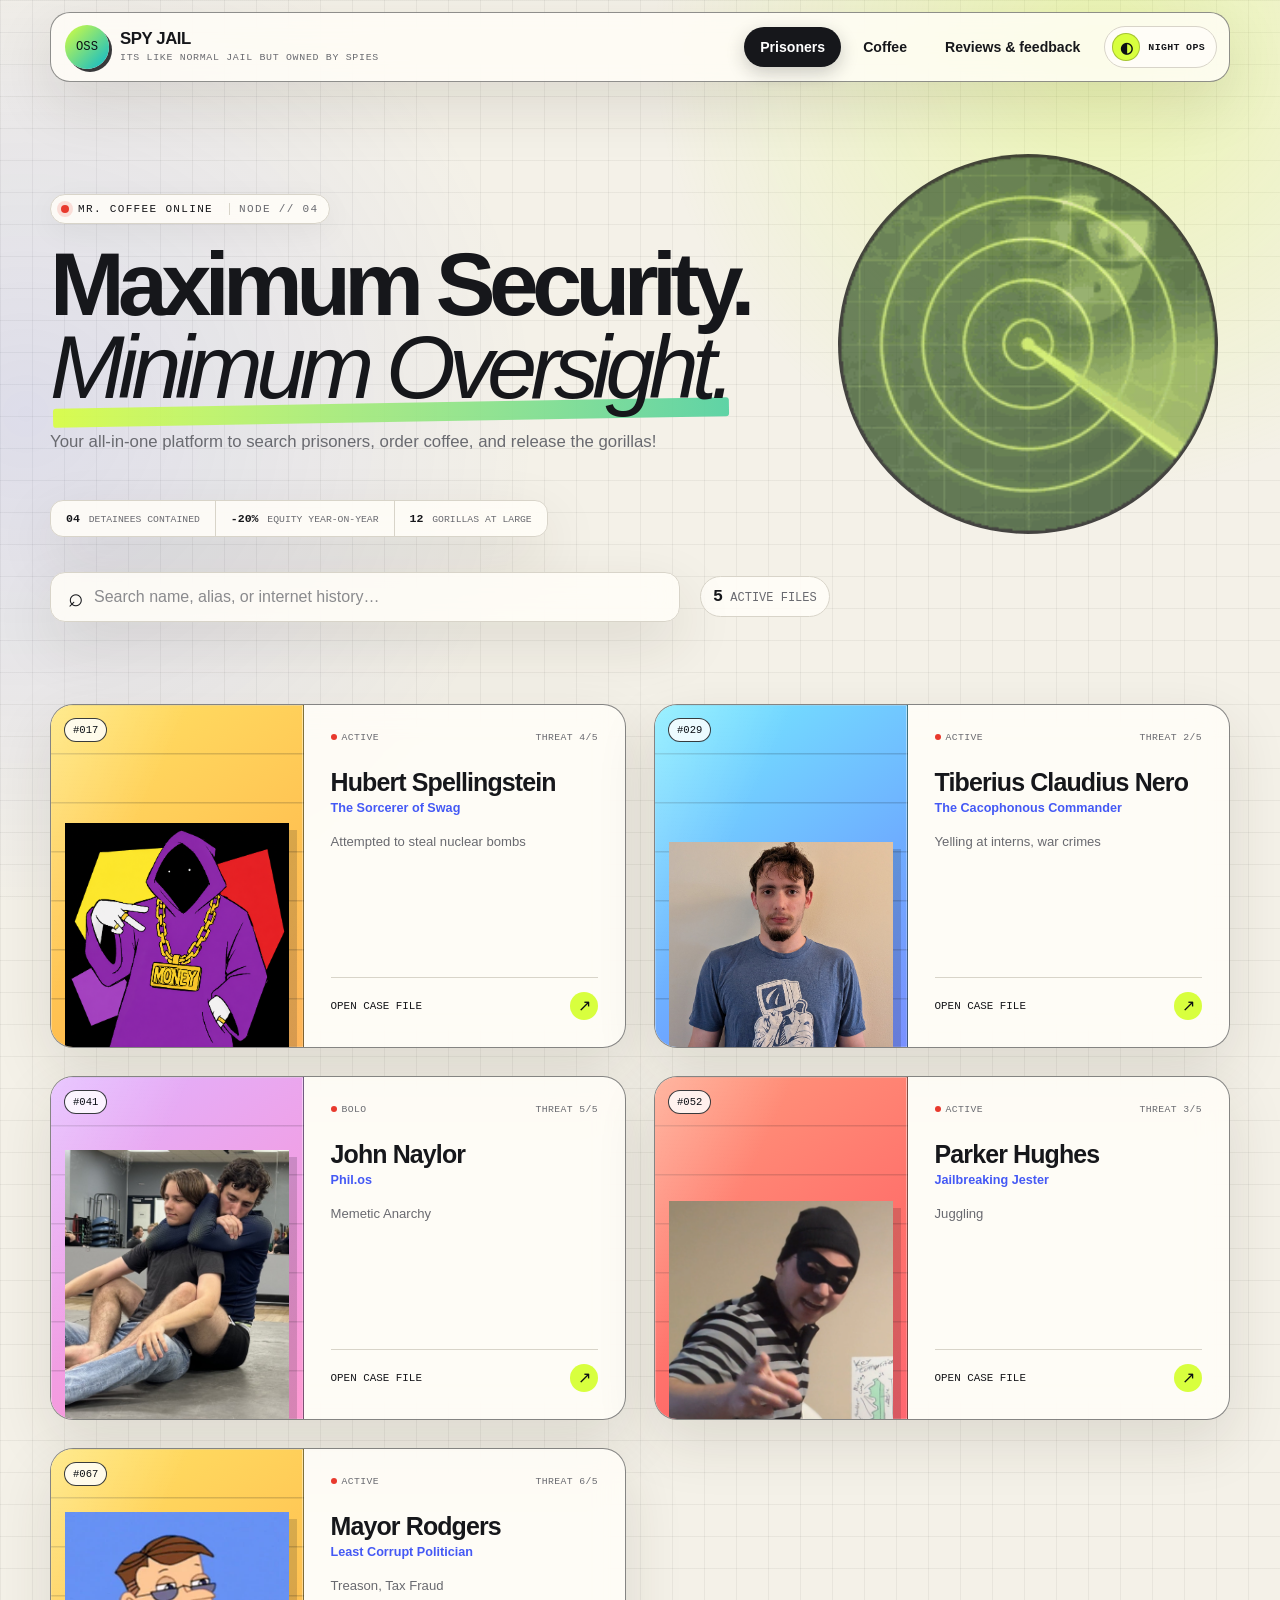
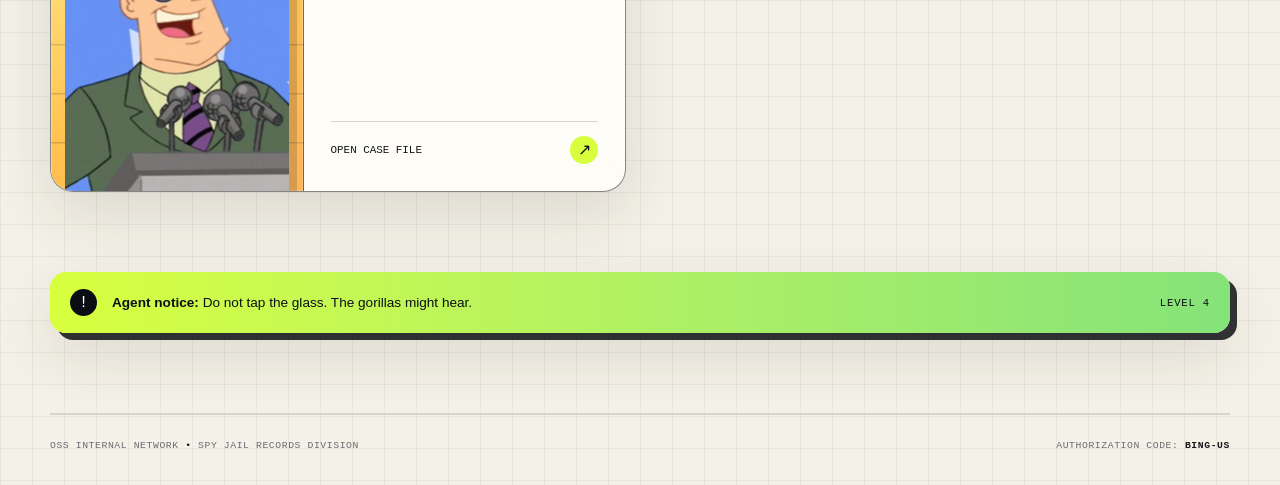
<file: index.html>
<!doctype html>
<html lang="en">
  <head>
    <meta charset="UTF-8" />
    <meta name="viewport" content="width=device-width, initial-scale=1.0" />
    <meta
      name="description"
      content="Browse active OSS Spy Jail detainee files and facility records."
    />
    <meta name="theme-color" content="#090d14" />
    <title>OSS Spy Jail — Prisoner Directory</title>
    <script src="js/theme.js"></script>
    <link rel="stylesheet" href="css/styles.css" />
    <script src="js/prisoners.js" defer></script>
    <script src="js/app.js" defer></script>
  </head>
  <body>
    <a class="skip-link" href="#main-content">Skip to content</a>

    <header class="site-header">
      <a class="brand" href="index.html" aria-label="OSS Spy Jail home">
        <span class="brand-mark" aria-hidden="true">OSS</span>
        <span>
          <strong>Spy Jail</strong>
          <small>Its like normal Jail but owned by spies</small>
        </span>
      </a>

      <div class="header-actions">
        <button class="theme-toggle" type="button" aria-label="Switch color theme">
          <span class="theme-toggle-icon" aria-hidden="true">◐</span>
          <span class="theme-toggle-label">Night Ops</span>
        </button>

        <button class="menu-button" type="button" aria-expanded="false" aria-controls="site-nav">
          <span></span><span></span><span></span>
          <span class="sr-only">Open navigation</span>
        </button>

        <nav id="site-nav" class="site-nav" aria-label="Primary navigation">
          <a class="active" href="index.html">Prisoners</a>
          <a href="coffee.html">Coffee</a>
          <a href="reviews.html">Reviews & feedback</a>
        </nav>
      </div>
    </header>

    <main id="main-content">
      <section class="intro" aria-labelledby="directory-heading">
        <div class="eyebrow"><span class="pulse"></span> Mr. Coffee online <span class="eyebrow-code">NODE // 04</span></div>
        <h1 id="directory-heading">Maximum Security. <em>Minimum Oversight.</em></h1>
        <p>
          Your all-in-one platform to search prisoners, order coffee, and release the gorillas!
        </p>

        <div class="hero-status" aria-label="Facility status">
          <span><strong>04</strong> detainees contained</span>
          <span><strong>-20%</strong> Equity year-on-year</span>
          <span><strong>12</strong> gorillas at large</span>
        </div>

        <div class="directory-tools">
          <label class="search-field" for="prisoner-search">
            <span aria-hidden="true">⌕</span>
            <span class="sr-only">Search prisoners</span>
            <input
              id="prisoner-search"
              type="search"
              placeholder="Search name, alias, or internet history…"
              autocomplete="off"
            />
          </label>
          <p class="record-count" aria-live="polite"><strong id="visible-count">0</strong> active files</p>
        </div>
      </section>

      <section class="directory-section" aria-label="Prisoner directory">
        <div id="prisoner-grid" class="prisoner-grid"></div>
        <div id="empty-state" class="empty-state" hidden>
          <span aria-hidden="true">◌</span>
          <h2>No files match that search.</h2>
          <p>Try a different name, alias, or crime.</p>
        </div>
      </section>

      <section class="notice-strip" aria-label="Security notice">
        <span class="notice-icon" aria-hidden="true">!</span>
        <p><strong>Agent notice:</strong> Do not tap the glass. The gorillas might hear.</p>
        <span class="classification">LEVEL 4</span>
      </section>
    </main>

    <footer class="site-footer">
      <p>OSS INTERNAL NETWORK <span>•</span> Spy Jail Records Division</p>
      <p>Authorization code: <strong>BING-US</strong></p>
    </footer>
  </body>
</html>
</file>
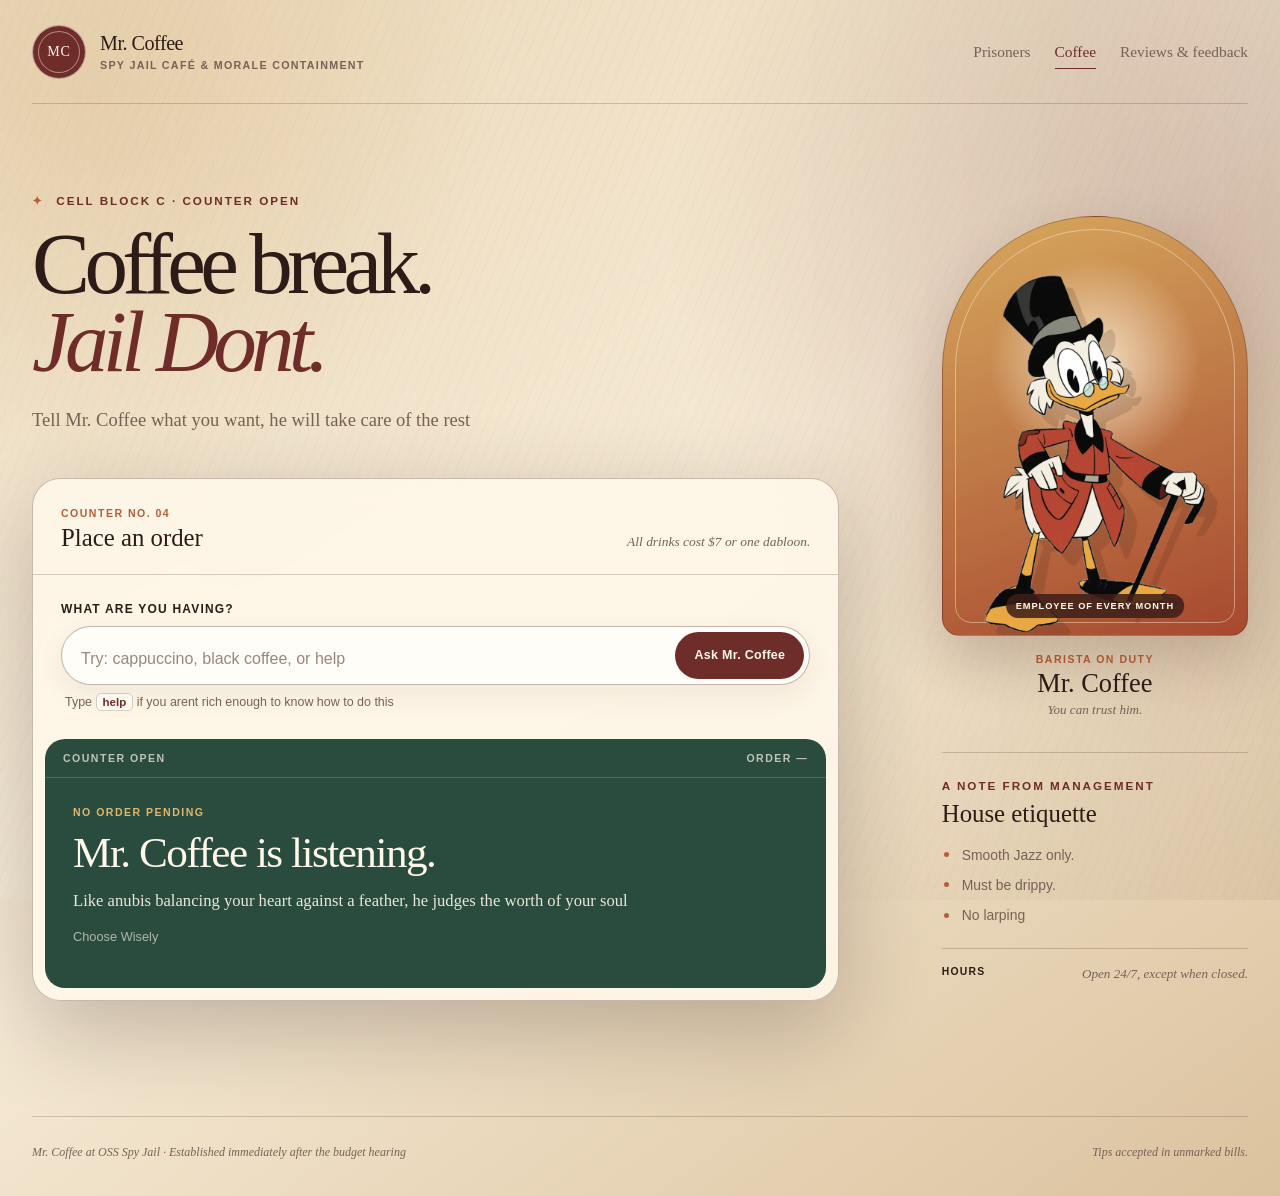
<file: coffee.html>
<!doctype html>
<html lang="en">
  <head>
    <meta charset="UTF-8" />
    <meta name="viewport" content="width=device-width, initial-scale=1.0" />
    <meta
      name="description"
      content="Order coffee from Mr. Coffee, the deeply judgmental café counter inside OSS Spy Jail."
    />
    <meta name="theme-color" content="#321c17" />
    <title>Mr. Coffee — OSS Spy Jail</title>
    <link rel="stylesheet" href="css/styles.css" />
    <link rel="stylesheet" href="css/coffee.css" />
    <script src="js/app.js" defer></script>
    <script src="js/coffee.js" defer></script>
  </head>
  <body class="coffee-body">
    <a class="skip-link" href="#main-content">Skip to the counter</a>

    <header class="cafe-header">
      <a class="cafe-brand" href="coffee.html" aria-label="Mr. Coffee home">
        <span class="cafe-monogram" aria-hidden="true">MC</span>
        <span>
          <strong>Mr. Coffee</strong>
          <small>Spy Jail café &amp; morale containment</small>
        </span>
      </a>

      <button class="menu-button" type="button" aria-expanded="false" aria-controls="site-nav">
        <span></span><span></span><span></span>
        <span class="sr-only">Open navigation</span>
      </button>

      <nav id="site-nav" class="site-nav cafe-nav" aria-label="Primary navigation">
        <a href="index.html">Prisoners</a>
        <a class="active" href="coffee.html">Coffee</a>
        <a href="reviews.html">Reviews &amp; feedback</a>
      </nav>
    </header>

    <main id="main-content" class="coffee-main">
      <section class="cafe-hero" aria-labelledby="coffee-heading">
        <div class="counter-column">
          <div class="cafe-intro">
            <p class="cafe-kicker"><span aria-hidden="true">✦</span> Cell Block C · Counter open</p>
            <h1 id="coffee-heading">Coffee break.<br /><em>Jail Dont.</em></h1>
            <p class="cafe-lede">
              Tell Mr. Coffee what you want, he will take care of the rest
            </p>
          </div>

          <section class="order-station" aria-labelledby="order-heading">
            <div class="station-heading">
              <div>
                <span>COUNTER No. 04</span>
                <h2 id="order-heading">Place an order</h2>
              </div>
              <p>All drinks cost $7 or one dabloon.</p>
            </div>

            <form id="coffee-form" class="order-form" autocomplete="off" novalidate>
              <label for="coffee-input">What are you having?</label>
              <div class="order-entry">
                <input
                  id="coffee-input"
                  name="coffee"
                  type="text"
                  maxlength="80"
                  placeholder="Try: cappuccino, black coffee, or help"
                  aria-describedby="coffee-hint"
                />
                <button type="submit">Ask Mr. Coffee</button>
              </div>
              <p id="coffee-hint">Type <kbd>help</kbd> if you arent rich enough to know how to do this</p>
            </form>

            <section id="order-response" class="order-response" aria-labelledby="response-heading">
              <div class="response-meta">
                <span id="response-status">COUNTER OPEN</span>
                <span id="order-number">ORDER —</span>
              </div>
              <div id="response-body" class="response-body" aria-live="polite">
                <p id="response-kicker" class="response-kicker">NO ORDER PENDING</p>
                <h2 id="response-heading" tabindex="-1">Mr. Coffee is listening.</h2>
                <p id="response-message">
                  Like anubis balancing your heart against a feather, he judges the worth of your soul
                </p>
                <p id="response-note" class="response-note">Choose Wisely</p>
                <div id="coffee-suggestions" class="suggestion-list" hidden></div>
              </div>
            </section>
          </section>
        </div>

        <aside class="cafe-sidebar" aria-label="Café information">
          <figure class="barista-card">
            <div class="portrait-shell">
              <img src="assets/duck.webp" alt="Mr. Coffee, the barista on duty" />
              <span>EMPLOYEE OF EVERY MONTH</span>
            </div>
            <figcaption>
              <span>BARISTA ON DUTY</span>
              <strong>Mr. Coffee</strong>
              <small>You can trust him.</small>
            </figcaption>
          </figure>

          <section class="house-card" aria-labelledby="house-rules-heading">
            <p class="card-label">A note from management</p>
            <h2 id="house-rules-heading">House etiquette</h2>
            <ul>
              <li>Smooth Jazz only.</li>
              <li>Must be drippy.</li>
              <li>No larping</li>
            </ul>
            <p class="hours"><span>Hours</span> Open 24/7, except when closed.</p>
          </section>
        </aside>
      </section>
    </main>

    <div
      id="explosion-overlay"
      class="explosion-overlay"
      role="dialog"
      aria-modal="true"
      aria-label="Explosion"
      aria-hidden="true"
      hidden
    >
      <video id="explosion-video" preload="auto" playsinline aria-hidden="true">
        <source src="assets/explosion.mp4" type="video/mp4" />
      </video>
      <button id="explosion-skip" class="explosion-skip" type="button">Skip</button>
    </div>

    <footer class="cafe-footer">
      <p>Mr. Coffee at OSS Spy Jail <span>·</span> Established immediately after the budget hearing</p>
      <p>Tips accepted in unmarked bills.</p>
    </footer>
  </body>
</html>
</file>
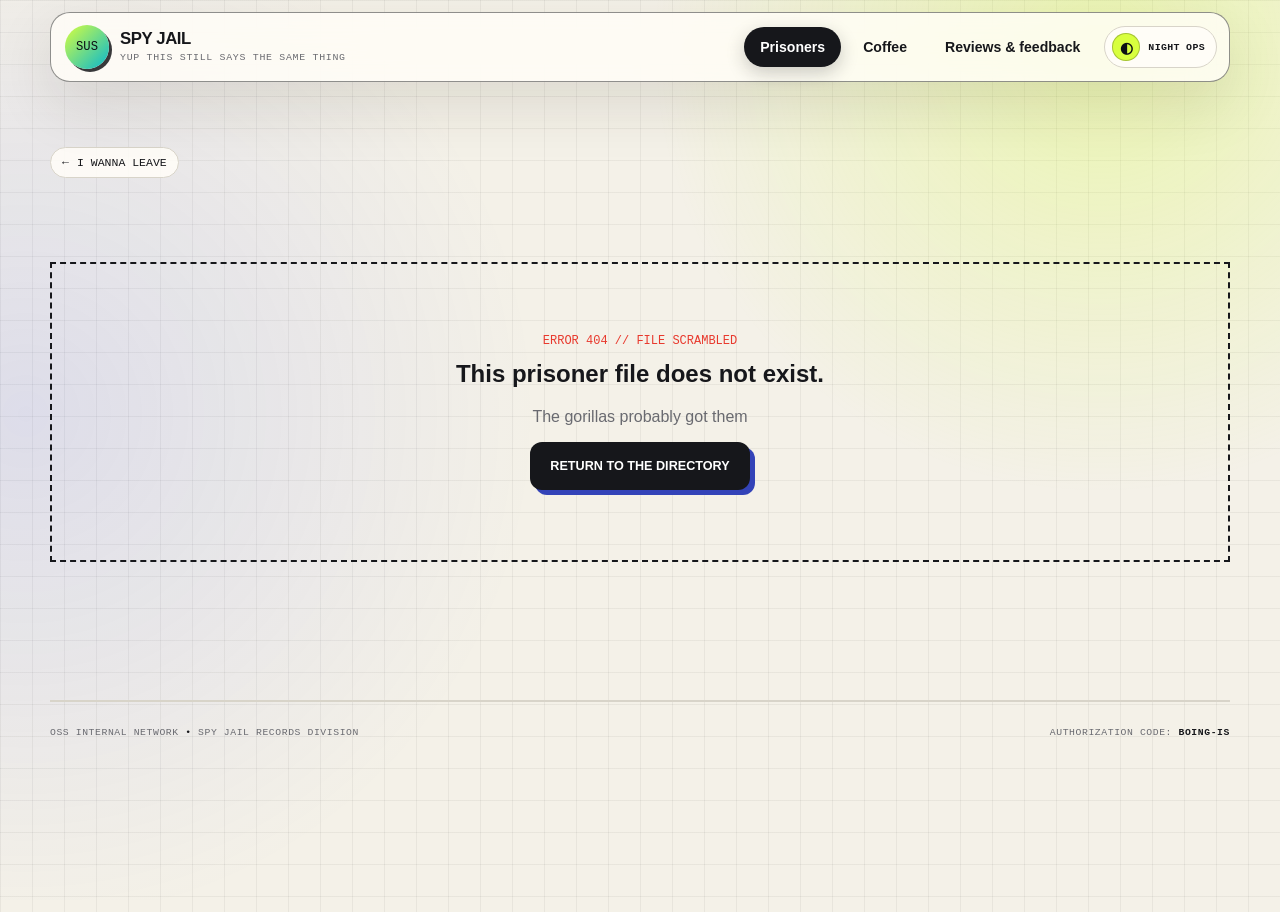
<file: prisoner.html>
<!doctype html>
<html lang="en">
  <head>
    <meta charset="UTF-8" />
    <meta name="viewport" content="width=device-width, initial-scale=1.0" />
    <meta name="description" content="Placeholder1" />
    <meta name="theme-color" content="#090d14" />
    <title>Prisoner File — OSS Spy Jail</title>
    <script src="js/theme.js"></script>
    <link rel="stylesheet" href="css/styles.css" />
    <script src="js/prisoners.js" defer></script>
    <script src="js/app.js" defer></script>
    <script src="js/prisoner-page.js" defer></script>
  </head>
  <body>
    <a class="skip-link" href="#main-content">Skip to content</a>

    <header class="site-header">
      <a class="brand" href="index.html" aria-label="Placeholder2">
        <span class="brand-mark" aria-hidden="true">SUS</span>
        <span>
          <strong>Spy Jail</strong>
          <small>Yup this still says the same thing</small>
        </span>
      </a>

      <div class="header-actions">
        <button class="theme-toggle" type="button" aria-label="Switch color theme">
          <span class="theme-toggle-icon" aria-hidden="true">◐</span>
          <span class="theme-toggle-label">Night Ops</span>
        </button>

        <button class="menu-button" type="button" aria-expanded="false" aria-controls="site-nav">
          <span></span><span></span><span></span>
          <span class="sr-only">Open navigation</span>
        </button>

        <nav id="site-nav" class="site-nav" aria-label="Primary navigation">
          <a class="active" href="index.html">Prisoners</a>
          <a href="coffee.html">Coffee</a>
          <a href="reviews.html">Reviews & feedback</a>
        </nav>
      </div>
    </header>

    <main id="main-content" class="record-page">
      <a class="back-link" href="index.html"><span aria-hidden="true">←</span> I wanna leave</a>

      <div id="record-loading" class="record-loading" aria-live="polite">Decrypting file…</div>

      <article id="prisoner-record" class="prisoner-record" hidden>
        <div class="record-image-panel">
          <div class="mugshot-frame">
            <div class="mugshot-label">
              <span>OSS CUSTODY</span>
              <strong id="record-number">FILE 000</strong>
            </div>
            <img id="prisoner-image" src="assets/duck.webp" alt="" />
            <div class="height-lines" aria-hidden="true">
              <span>6′</span><span>5′</span><span>4′</span><span>3′</span>
            </div>
          </div>
          <div class="custody-stamp">IN CUSTODY</div>
        </div>

        <div class="record-details">
          <div class="record-kicker">
            <span id="prisoner-classification">CLASSIFIED</span>
            <span id="prisoner-status" class="status-dot">ACTIVE</span>
          </div>
          <h1 id="prisoner-name">Unknown detainee</h1>
          <p class="alias">Known alias: <strong id="prisoner-alias">—</strong></p>

          <div class="threat-block">
            <div>
              <span>Threat rating</span>
              <strong id="threat-label">Unknown</strong>
            </div>
            <div class="threat-meter" aria-label="Threat rating">
              <span></span><span></span><span></span><span></span><span></span>
            </div>
          </div>

          <dl class="record-facts">
            <div>
              <dt>Detained</dt>
              <dd id="prisoner-detained">—</dd>
            </div>
            <div>
              <dt>Primary offense</dt>
              <dd id="prisoner-offense">—</dd>
            </div>
          </dl>

          <section class="case-notes" aria-labelledby="case-notes-heading">
            <div class="section-label">
              <span>01</span>
              <h2 id="case-notes-heading">Case notes</h2>
            </div>
            <p id="prisoner-summary"></p>
          </section>

          <section class="traits-section" aria-labelledby="traits-heading">
            <div class="section-label">
              <span>02</span>
              <h2 id="traits-heading">Known specialties</h2>
            </div>
            <ul id="prisoner-traits" class="trait-list"></ul>
          </section>
        </div>
      </article>

      <section id="missing-record" class="missing-record" hidden>
        <p class="error-code">ERROR 404 // FILE SCRAMBLED</p>
        <h1>This prisoner file does not exist.</h1>
        <p>The gorillas probably got them</p>
        <a class="button" href="index.html">Return to the directory</a>
      </section>
    </main>

    <footer class="site-footer">
      <p>OSS INTERNAL NETWORK <span>•</span> Spy Jail Records Division</p>
      <p>Authorization code: <strong>Boing-IS</strong></p>
    </footer>
  </body>
</html>
</file>
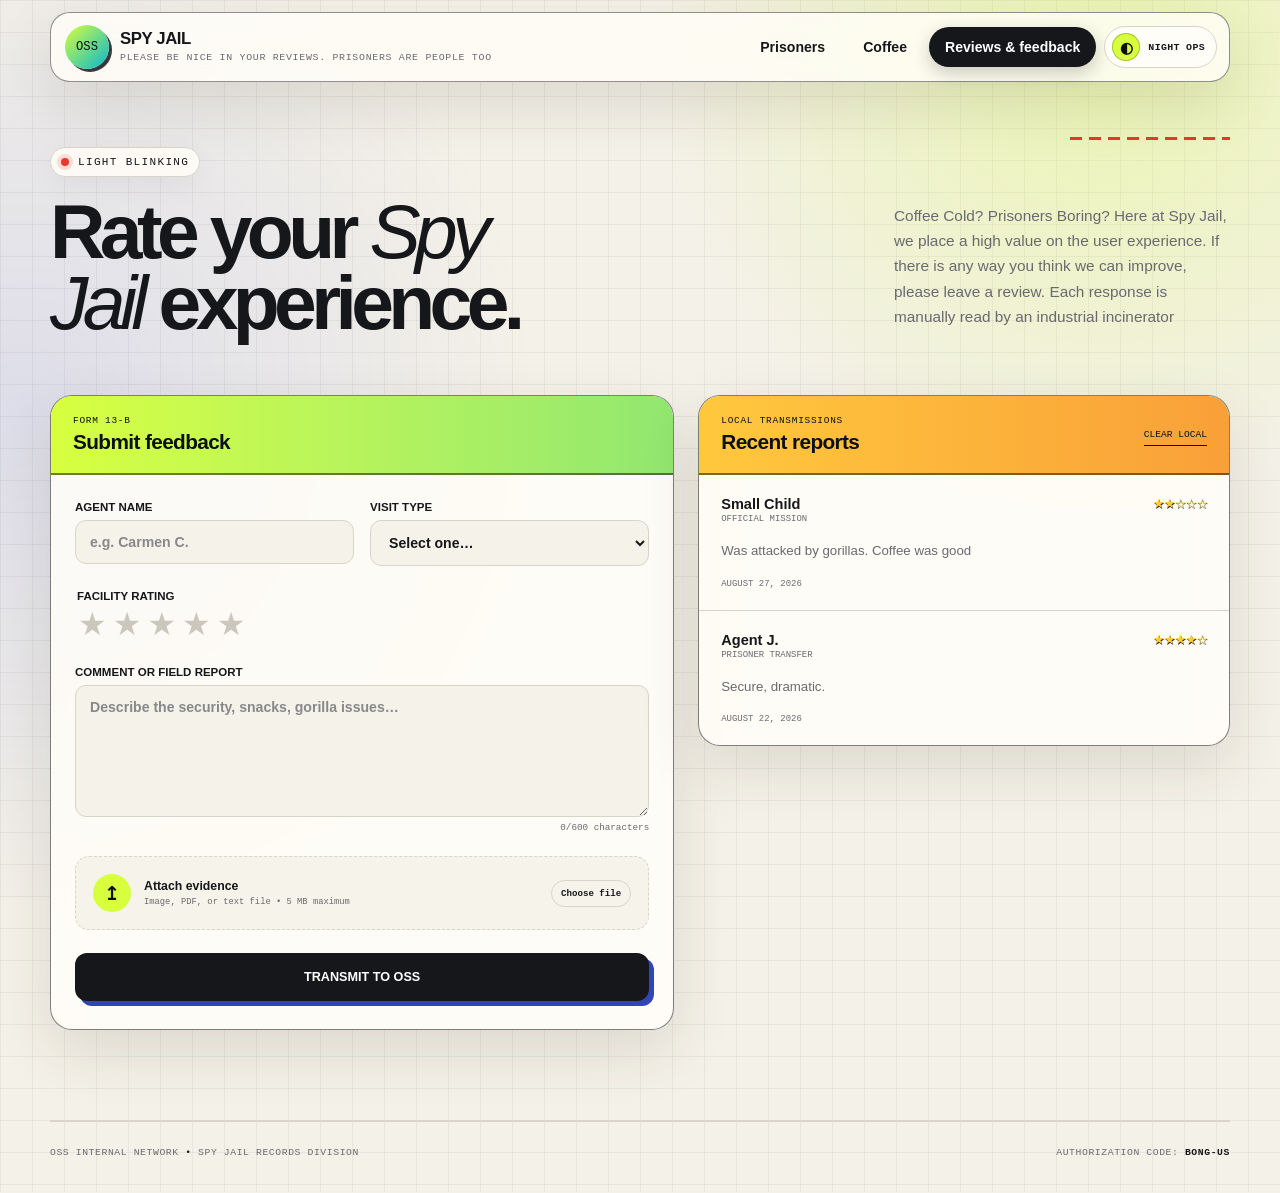
<file: reviews.html>
<!doctype html>
<html lang="en">
  <head>
    <meta charset="UTF-8" />
    <meta name="viewport" content="width=device-width, initial-scale=1.0" />
    <meta
      name="description"
      content="Leave a review or send feedback to the OSS Spy Jail records team."
    />
    <meta name="theme-color" content="#090d14" />
    <title>Reviews & Feedback — OSS Spy Jail</title>
    <script src="js/theme.js"></script>
    <link rel="stylesheet" href="css/styles.css" />
    <script src="js/app.js" defer></script>
    <script src="js/reviews.js" defer></script>
  </head>
  <body>
    <a class="skip-link" href="#main-content">Skip to content</a>

    <header class="site-header">
      <a class="brand" href="index.html" aria-label="OSS Spy Jail home">
        <span class="brand-mark" aria-hidden="true">OSS</span>
        <span>
          <strong>Spy Jail</strong>
          <small>Please be nice in your reviews. Prisoners are people too</small>
        </span>
      </a>

      <div class="header-actions">
        <button class="theme-toggle" type="button" aria-label="Switch color theme">
          <span class="theme-toggle-icon" aria-hidden="true">◐</span>
          <span class="theme-toggle-label">Night Ops</span>
        </button>

        <button class="menu-button" type="button" aria-expanded="false" aria-controls="site-nav">
          <span></span><span></span><span></span>
          <span class="sr-only">Open navigation</span>
        </button>

        <nav id="site-nav" class="site-nav" aria-label="Primary navigation">
          <a href="index.html">Prisoners</a>
          <a href="coffee.html">Coffee</a>
          <a class="active" href="reviews.html">Reviews & feedback</a>
        </nav>
      </div>
    </header>

    <main id="main-content" class="feedback-page">
      <section class="feedback-intro">
        <div>
          <div class="eyebrow"><span class="pulse"></span> Light blinking</div>
          <h1>Rate your <em>Spy Jail</em> experience.</h1>
        </div>
        <p>
          Coffee Cold? Prisoners Boring? Here at Spy Jail, we place a high value on the user experience.
          If there is any way you think we can improve, please leave a review. Each response is manually read by an industrial incinerator 
        </p>
      </section>

      <div class="feedback-layout">
        <section class="form-panel" aria-labelledby="feedback-form-heading">
          <div class="panel-heading">
            <span>FORM 13-B</span>
            <h2 id="feedback-form-heading">Submit feedback</h2>
          </div>

          <form action="upload.php" method="POST" enctype="multipart/form-data" id="feedback-form" novalidate>
            <div class="form-row">
              <label>
                Agent name
                <input id="reviewer-name" name="name" type="text" maxlength="40" placeholder="e.g. Carmen C." required />
              </label>
              <label>
                Visit type
                <select id="visit-type" name="visitType" required>
                  <option value="">Select one…</option>
                  <option>Official mission</option>
                  <option>Prisoner transfer</option>
                  <option>Facility tour</option>
                  <option>Coffee break</option>
                </select>
              </label>
            </div>

            <fieldset class="rating-fieldset">
              <legend>Facility rating</legend>
              <div class="rating-options">
                <input id="rating-5" name="rating" type="radio" value="5" required />
                <label for="rating-5" title="5 out of 5">★</label>
                <input id="rating-4" name="rating" type="radio" value="4" />
                <label for="rating-4" title="4 out of 5">★</label>
                <input id="rating-3" name="rating" type="radio" value="3" />
                <label for="rating-3" title="3 out of 5">★</label>
                <input id="rating-2" name="rating" type="radio" value="2" />
                <label for="rating-2" title="2 out of 5">★</label>
                <input id="rating-1" name="rating" type="radio" value="1" />
                <label for="rating-1" title="1 out of 5">★</label>
              </div>
            </fieldset>

            <label>
              Comment or field report
              <textarea
                id="review-comment"
                name="comment"
                rows="6"
                maxlength="600"
                placeholder="Describe the security, snacks, gorilla issues…"
                required
              ></textarea>
              <span class="input-note"><span id="character-count">0</span>/600 characters</span>
            </label>

            <label class="upload-field" for="attachment">
              <input id="attachment" name="file" type="file" accept="image/*,.pdf,.txt,.php" />
              <span class="upload-icon" aria-hidden="true">↥</span>
              <span>
                <strong id="upload-title">Attach evidence</strong>
                <small id="upload-note">Image, PDF, or text file • 5 MB maximum</small>
              </span>
              <span class="upload-action">Choose file</span>
            </label>

            <p id="form-error" class="form-error" role="alert" hidden></p>
            <button class="button button-full" type="submit">Transmit to OSS</button>
          </form>
        </section>

        <aside class="reviews-panel" aria-labelledby="recent-reviews-heading">
          <div class="panel-heading panel-heading-inline">
            <div>
              <span>LOCAL TRANSMISSIONS</span>
              <h2 id="recent-reviews-heading">Recent reports</h2>
            </div>
            <button id="clear-reviews" class="text-button" type="submit">Clear local</button>
          </div>
          <div id="review-list" class="review-list" aria-live="polite"></div>
        </aside>
      </div>

      <div id="success-toast" class="toast" role="status" hidden>
        <span aria-hidden="true">✓</span>
        <div>
          <strong>Transmission received.</strong>
          <p>Your report will be filed for manual review.</p>
        </div>
      </div>
    </main>

    <footer class="site-footer">
      <p>OSS INTERNAL NETWORK <span>•</span> Spy Jail Records Division</p>
      <p>Authorization code: <strong>BONG-US</strong></p>
    </footer>
  </body>
</html>
</file>
<file: css/styles.css>
:root {
  --ink: #16171b;
  --muted: #696a70;
  --paper: #f4f1e8;
  --panel: #fffdf7;
  --panel-strong: #ffffff;
  --line: #d8d4c9;
  --acid: #d8ff3e;
  --red: #e8392d;
  --yellow: #ffc83d;
  --blue: #4459f5;
  --cyan: #08b8d0;
  --accent-text: #0c1014;
  --button-bg: #16171b;
  --button-text: #ffffff;
  --header-surface: rgba(255, 253, 247, 0.86);
  --panel-glass: rgba(255, 253, 247, 0.88);
  --grid-line: rgba(22, 23, 27, 0.055);
  --ambient-one: rgba(216, 255, 62, 0.32);
  --ambient-two: rgba(68, 89, 245, 0.13);
  --soft-shadow: 0 22px 60px rgba(46, 39, 24, 0.12);
  --shadow: 8px 8px 0 var(--ink);
  --radius: 18px;
  color-scheme: light;
}

:root[data-theme="dark"] {
  --ink: #f2f6f1;
  --muted: #a7b0bb;
  --paper: #090d14;
  --panel: #121925;
  --panel-strong: #182130;
  --line: #303b4b;
  --acid: #c8ff3d;
  --red: #ff6458;
  --yellow: #ffd052;
  --blue: #8197ff;
  --cyan: #4be4ff;
  --accent-text: #080c10;
  --button-bg: #c8ff3d;
  --button-text: #080c10;
  --header-surface: rgba(14, 20, 30, 0.84);
  --panel-glass: rgba(18, 25, 37, 0.88);
  --grid-line: rgba(200, 255, 61, 0.055);
  --ambient-one: rgba(200, 255, 61, 0.16);
  --ambient-two: rgba(75, 228, 255, 0.11);
  --soft-shadow: 0 24px 70px rgba(0, 0, 0, 0.38);
  --shadow: 8px 8px 0 #000000;
  color-scheme: dark;
}

* {
  box-sizing: border-box;
}

html {
  scroll-behavior: smooth;
}

body {
  min-height: 100vh;
  margin: 0;
  color: var(--ink);
  background:
    linear-gradient(rgba(22, 23, 27, 0.035) 1px, transparent 1px),
    linear-gradient(90deg, rgba(22, 23, 27, 0.035) 1px, transparent 1px),
    var(--paper);
  background-size: 24px 24px;
  font-family: "Trebuchet MS", Arial, system-ui, sans-serif;
}

body::before {
  position: fixed;
  inset: 0;
  z-index: -1;
  background: radial-gradient(circle at 84% 10%, rgba(216, 255, 62, 0.34), transparent 20rem);
  content: "";
  pointer-events: none;
}

button,
input,
select,
textarea {
  font: inherit;
}

button,
a {
  -webkit-tap-highlight-color: transparent;
}

a {
  color: inherit;
}

img {
  display: block;
  max-width: 100%;
}

[hidden] {
  display: none !important;
}

.sr-only {
  position: absolute;
  width: 1px;
  height: 1px;
  padding: 0;
  overflow: hidden;
  clip: rect(0, 0, 0, 0);
  white-space: nowrap;
  border: 0;
}

.skip-link {
  position: fixed;
  top: 12px;
  left: 12px;
  z-index: 100;
  padding: 10px 14px;
  color: white;
  background: var(--ink);
  transform: translateY(-150%);
}

.skip-link:focus {
  transform: translateY(0);
}

.site-header,
main,
.site-footer {
  width: min(1180px, calc(100% - 40px));
  margin-inline: auto;
}

.site-header {
  display: flex;
  align-items: center;
  justify-content: space-between;
  min-height: 88px;
  border-bottom: 2px solid var(--ink);
}

.brand {
  display: inline-flex;
  align-items: center;
  gap: 11px;
  text-decoration: none;
}

.brand-mark {
  display: grid;
  width: 46px;
  height: 46px;
  place-items: center;
  border: 2px solid var(--ink);
  border-radius: 50%;
  background: var(--acid);
  font-family: "Courier New", monospace;
  font-size: 0.76rem;
  font-weight: 500;
  box-shadow: 3px 3px 0 var(--ink);
}

.brand strong,
.brand small {
  display: block;
}

.brand strong {
  font-size: 1.05rem;
  line-height: 1;
  letter-spacing: -0.025em;
  text-transform: uppercase;
}

.brand small {
  margin-top: 5px;
  color: var(--muted);
  font-family: "DM Mono", monospace;
  font-size: 0.62rem;
  letter-spacing: 0.07em;
  text-transform: uppercase;
}

.site-nav {
  display: flex;
  gap: 6px;
}

.site-nav a {
  padding: 11px 15px;
  border: 1px solid transparent;
  border-radius: 999px;
  font-size: 0.88rem;
  font-weight: 600;
  text-decoration: none;
}

.site-nav a:hover,
.site-nav a:focus-visible {
  border-color: var(--ink);
  outline: none;
}

.site-nav a.active {
  color: white;
  background: var(--ink);
}

.menu-button {
  display: none;
  width: 44px;
  height: 40px;
  padding: 9px;
  border: 2px solid var(--ink);
  background: var(--panel);
  cursor: pointer;
}

.menu-button > span:not(.sr-only) {
  display: block;
  height: 2px;
  margin: 4px 0;
  background: var(--ink);
}

.intro {
  position: relative;
  padding: 86px 0 44px;
}

.intro::after {
  position: absolute;
  top: 50px;
  right: 3%;
  width: 108px;
  height: 108px;
  border: 14px solid var(--yellow);
  border-radius: 50%;
  content: "";
  opacity: 0.72;
}

.eyebrow {
  display: flex;
  align-items: center;
  gap: 9px;
  margin-bottom: 19px;
  font-family: "DM Mono", monospace;
  font-size: 0.69rem;
  font-weight: 500;
  letter-spacing: 0.12em;
  text-transform: uppercase;
}

.pulse {
  display: block;
  width: 8px;
  height: 8px;
  border-radius: 50%;
  background: var(--red);
  box-shadow: 0 0 0 4px rgba(232, 57, 45, 0.15);
  animation: pulse 1.8s infinite;
}

@keyframes pulse {
  50% {
    box-shadow: 0 0 0 8px rgba(232, 57, 45, 0);
  }
}

h1,
h2,
h3,
p {
  margin-top: 0;
}

.intro h1,
.feedback-intro h1 {
  max-width: 750px;
  margin-bottom: 20px;
  font-size: clamp(3rem, 7vw, 6.3rem);
  line-height: 0.92;
  letter-spacing: -0.073em;
}

.intro h1 em,
.feedback-intro h1 em {
  position: relative;
  font-weight: 500;
  font-style: italic;
}

.intro h1 em::after,
.feedback-intro h1 em::after {
  position: absolute;
  right: 0;
  bottom: -5px;
  left: 3px;
  z-index: -1;
  height: 16px;
  background: var(--acid);
  content: "";
  transform: rotate(-1deg);
}

.intro > p {
  max-width: 610px;
  color: var(--muted);
  font-size: 1.05rem;
  line-height: 1.65;
}

.directory-tools {
  display: flex;
  align-items: center;
  gap: 20px;
  margin-top: 42px;
}

.search-field {
  display: flex;
  flex: 1;
  max-width: 570px;
  align-items: center;
  gap: 10px;
  padding: 0 17px;
  border: 2px solid var(--ink);
  border-radius: var(--radius);
  background: var(--panel);
  box-shadow: 4px 4px 0 var(--ink);
}

.search-field > span {
  font-size: 1.6rem;
  line-height: 0;
}

.search-field input {
  width: 100%;
  padding: 15px 0;
  border: 0;
  outline: 0;
  background: transparent;
}

.record-count {
  margin: 0;
  color: var(--muted);
  font-family: "DM Mono", monospace;
  font-size: 0.75rem;
  text-transform: uppercase;
}

.record-count strong {
  color: var(--ink);
  font-size: 1.05rem;
}

.directory-section {
  padding: 22px 0 80px;
}

.prisoner-grid {
  display: grid;
  grid-template-columns: repeat(4, 1fr);
  gap: 22px;
}

.prisoner-card {
  position: relative;
  display: flex;
  min-width: 0;
  flex-direction: column;
  overflow: hidden;
  border: 2px solid var(--ink);
  border-radius: var(--radius);
  background: var(--panel);
  text-decoration: none;
  transition: transform 160ms ease, box-shadow 160ms ease;
}

.prisoner-card:hover,
.prisoner-card:focus-visible {
  z-index: 1;
  outline: none;
  box-shadow: var(--shadow);
  transform: translate(-4px, -4px);
}

.card-image {
  position: relative;
  height: 260px;
  overflow: hidden;
  border-bottom: 2px solid var(--ink);
  background:
    repeating-linear-gradient(0deg, transparent 0 38px, rgba(22, 23, 27, 0.18) 39px 40px),
    var(--yellow);
}

.prisoner-card:nth-child(2) .card-image {
  background-color: #a4dfff;
}

.prisoner-card:nth-child(3) .card-image {
  background-color: #e7c8ff;
}

.prisoner-card:nth-child(4) .card-image {
  background-color: #ffb3ad;
}

.card-image img {
  width: 100%;
  height: 100%;
  padding: 15px 20px 0;
  object-fit: contain;
  object-position: center bottom;
  filter: drop-shadow(8px 7px 0 rgba(22, 23, 27, 0.17));
  transition: transform 180ms ease;
}

.prisoner-card:hover .card-image img {
  transform: scale(1.035) rotate(1deg);
}

.card-file-number {
  position: absolute;
  top: 13px;
  left: 13px;
  padding: 5px 8px;
  border: 1px solid var(--ink);
  background: var(--panel);
  font-family: "DM Mono", monospace;
  font-size: 0.66rem;
  font-weight: 500;
}

.card-body {
  display: flex;
  flex: 1;
  flex-direction: column;
  padding: 19px;
}

.card-meta {
  display: flex;
  justify-content: space-between;
  margin-bottom: 15px;
  color: var(--muted);
  font-family: "DM Mono", monospace;
  font-size: 0.61rem;
  letter-spacing: 0.04em;
  text-transform: uppercase;
}

.card-meta span:first-child::before {
  display: inline-block;
  width: 6px;
  height: 6px;
  margin-right: 5px;
  border-radius: 50%;
  background: var(--red);
  content: "";
}

.card-body h2 {
  margin-bottom: 4px;
  font-size: 1.34rem;
  letter-spacing: -0.035em;
}

.card-alias {
  margin-bottom: 17px;
  color: var(--blue);
  font-size: 0.79rem;
  font-weight: 600;
}

.card-offense {
  min-height: 40px;
  margin-bottom: 23px;
  color: var(--muted);
  font-size: 0.82rem;
  line-height: 1.5;
}

.card-action {
  display: flex;
  align-items: center;
  justify-content: space-between;
  margin-top: auto;
  padding-top: 14px;
  border-top: 1px solid var(--line);
  font-family: "DM Mono", monospace;
  font-size: 0.68rem;
  font-weight: 500;
  text-transform: uppercase;
}

.card-action span {
  font-size: 1rem;
}

.empty-state,
.missing-record {
  padding: 70px 30px;
  border: 2px dashed var(--ink);
  text-align: center;
}

.empty-state > span {
  display: block;
  margin-bottom: 10px;
  font-size: 3rem;
}

.empty-state h2 {
  margin-bottom: 8px;
}

.empty-state p,
.missing-record > p:not(.error-code) {
  color: var(--muted);
}

.notice-strip {
  display: grid;
  grid-template-columns: auto 1fr auto;
  align-items: center;
  gap: 15px;
  margin-bottom: 80px;
  padding: 17px 20px;
  border: 2px solid var(--ink);
  background: var(--acid);
  box-shadow: 5px 5px 0 var(--ink);
}

.notice-strip p {
  margin: 0;
  font-size: 0.85rem;
}

.notice-icon {
  display: grid;
  width: 27px;
  height: 27px;
  place-items: center;
  border-radius: 50%;
  background: var(--ink);
  color: white;
  font-family: "DM Mono", monospace;
  font-weight: 500;
}

.classification {
  font-family: "DM Mono", monospace;
  font-size: 0.66rem;
  font-weight: 500;
  letter-spacing: 0.08em;
}

.site-footer {
  display: flex;
  justify-content: space-between;
  padding: 25px 0 34px;
  border-top: 2px solid var(--ink);
  color: var(--muted);
  font-family: "DM Mono", monospace;
  font-size: 0.61rem;
  letter-spacing: 0.06em;
  text-transform: uppercase;
}

.site-footer p {
  margin: 0;
}

.site-footer span,
.site-footer strong {
  color: var(--ink);
}

/* Prisoner record */
.record-page {
  padding: 40px 0 88px;
}

.back-link {
  display: inline-flex;
  align-items: center;
  gap: 8px;
  margin-bottom: 34px;
  font-family: "DM Mono", monospace;
  font-size: 0.72rem;
  font-weight: 500;
  text-decoration: none;
  text-transform: uppercase;
}

.back-link:hover {
  text-decoration: underline;
}

.prisoner-record {
  display: grid;
  grid-template-columns: minmax(300px, 0.82fr) 1.18fr;
  gap: clamp(40px, 7vw, 92px);
}

.record-image-panel {
  position: relative;
  align-self: start;
}

.mugshot-frame {
  position: relative;
  height: 600px;
  overflow: hidden;
  border: 3px solid var(--ink);
  background:
    repeating-linear-gradient(0deg, transparent 0 63px, rgba(22, 23, 27, 0.2) 64px 66px),
    #a4dfff;
  box-shadow: 11px 11px 0 var(--ink);
}

.mugshot-frame img {
  width: 100%;
  height: 100%;
  padding: 72px 42px 0;
  object-fit: contain;
  object-position: center bottom;
  filter: drop-shadow(10px 8px 0 rgba(22, 23, 27, 0.18));
}

.mugshot-label {
  position: absolute;
  top: 16px;
  right: 16px;
  left: 16px;
  z-index: 2;
  display: flex;
  justify-content: space-between;
  padding: 9px 10px;
  border: 1px solid var(--ink);
  background: rgba(255, 253, 247, 0.88);
  font-family: "DM Mono", monospace;
  font-size: 0.65rem;
}

.height-lines {
  position: absolute;
  top: 96px;
  right: 12px;
  bottom: 24px;
  display: flex;
  flex-direction: column;
  justify-content: space-between;
  font-family: "DM Mono", monospace;
  font-size: 0.62rem;
}

.custody-stamp {
  position: absolute;
  right: -19px;
  bottom: 27px;
  padding: 8px 13px;
  border: 3px solid var(--red);
  color: var(--red);
  background: rgba(247, 245, 239, 0.88);
  font-family: "DM Mono", monospace;
  font-size: 0.9rem;
  font-weight: 500;
  letter-spacing: 0.08em;
  transform: rotate(-7deg);
}

.record-details {
  padding-top: 17px;
}

.record-kicker {
  display: flex;
  justify-content: space-between;
  margin-bottom: 24px;
  padding-bottom: 13px;
  border-bottom: 1px solid var(--line);
  color: var(--muted);
  font-family: "DM Mono", monospace;
  font-size: 0.66rem;
  letter-spacing: 0.07em;
  text-transform: uppercase;
}

.status-dot::before {
  display: inline-block;
  width: 7px;
  height: 7px;
  margin-right: 6px;
  border-radius: 50%;
  background: var(--red);
  content: "";
}

.record-details > h1 {
  margin-bottom: 7px;
  font-size: clamp(3rem, 6vw, 5.4rem);
  line-height: 0.93;
  letter-spacing: -0.066em;
}

.alias {
  margin-bottom: 35px;
  color: var(--muted);
}

.alias strong {
  color: var(--blue);
}

.threat-block {
  display: flex;
  align-items: flex-end;
  justify-content: space-between;
  gap: 30px;
  margin-bottom: 35px;
  padding: 19px;
  border: 2px solid var(--ink);
  background: var(--panel);
}

.threat-block span,
.threat-block strong {
  display: block;
}

.threat-block > div:first-child span {
  margin-bottom: 5px;
  color: var(--muted);
  font-family: "DM Mono", monospace;
  font-size: 0.62rem;
  text-transform: uppercase;
}

.threat-meter {
  display: flex;
  flex: 1;
  max-width: 260px;
  gap: 5px;
}

.threat-meter span {
  height: 12px;
  flex: 1;
  border: 1px solid var(--ink);
  background: var(--paper);
}

.threat-meter span.active {
  background: var(--red);
}

.record-facts {
  display: grid;
  grid-template-columns: 0.7fr 1.3fr;
  margin: 0 0 43px;
  border-top: 1px solid var(--line);
  border-bottom: 1px solid var(--line);
}

.record-facts div {
  padding: 17px 10px 17px 0;
}

.record-facts div + div {
  padding-left: 20px;
  border-left: 1px solid var(--line);
}

.record-facts dt {
  margin-bottom: 6px;
  color: var(--muted);
  font-family: "DM Mono", monospace;
  font-size: 0.61rem;
  text-transform: uppercase;
}

.record-facts dd {
  margin: 0;
  font-weight: 600;
}

.case-notes,
.traits-section {
  margin-top: 30px;
}

.section-label {
  display: flex;
  align-items: center;
  gap: 11px;
  margin-bottom: 13px;
}

.section-label span {
  display: grid;
  width: 27px;
  height: 27px;
  place-items: center;
  border: 1px solid var(--ink);
  border-radius: 50%;
  background: var(--acid);
  font-family: "DM Mono", monospace;
  font-size: 0.58rem;
}

.section-label h2 {
  margin: 0;
  font-size: 1rem;
  text-transform: uppercase;
}

.case-notes > p {
  color: #4b4c51;
  line-height: 1.7;
}

.trait-list {
  display: flex;
  flex-wrap: wrap;
  gap: 9px;
  margin: 0;
  padding: 0;
  list-style: none;
}

.trait-list li {
  padding: 8px 11px;
  border: 1px solid var(--ink);
  background: var(--panel);
  font-size: 0.75rem;
  font-weight: 600;
}

.record-loading {
  padding: 100px 0;
  font-family: "DM Mono", monospace;
  text-align: center;
  text-transform: uppercase;
}

.missing-record {
  margin: 50px auto;
}

.error-code {
  color: var(--red);
  font-family: "DM Mono", monospace;
  font-size: 0.75rem;
}

.button {
  display: inline-flex;
  min-height: 48px;
  align-items: center;
  justify-content: center;
  padding: 13px 20px;
  border: 2px solid var(--ink);
  border-radius: var(--radius);
  color: white;
  background: var(--ink);
  box-shadow: 4px 4px 0 var(--acid);
  font-size: 0.79rem;
  font-weight: 700;
  text-decoration: none;
  text-transform: uppercase;
  cursor: pointer;
}

.button:hover,
.button:focus-visible {
  outline: 2px solid var(--blue);
  outline-offset: 3px;
}

/* Feedback */
.feedback-page {
  padding: 74px 0 90px;
}

.feedback-intro {
  display: grid;
  grid-template-columns: 1.4fr 0.6fr;
  align-items: end;
  gap: 60px;
  margin-bottom: 58px;
}

.feedback-intro h1 {
  margin-bottom: 0;
  font-size: clamp(2.9rem, 6vw, 5.7rem);
}

.feedback-intro > p {
  margin-bottom: 8px;
  color: var(--muted);
  font-size: 0.96rem;
  line-height: 1.65;
}

.feedback-layout {
  display: grid;
  grid-template-columns: minmax(0, 1.08fr) minmax(300px, 0.92fr);
  gap: 24px;
  align-items: start;
}

.form-panel,
.reviews-panel {
  border: 2px solid var(--ink);
  background: var(--panel);
  box-shadow: 6px 6px 0 var(--ink);
}

.panel-heading {
  padding: 19px 22px;
  border-bottom: 2px solid var(--ink);
  background: var(--acid);
}

.panel-heading > span,
.panel-heading > div > span {
  display: block;
  margin-bottom: 4px;
  font-family: "DM Mono", monospace;
  font-size: 0.59rem;
  letter-spacing: 0.08em;
}

.panel-heading h2 {
  margin: 0;
  font-size: 1.3rem;
  letter-spacing: -0.03em;
}

.panel-heading-inline {
  display: flex;
  align-items: center;
  justify-content: space-between;
  background: var(--yellow);
}

.text-button {
  padding: 5px 0;
  border: 0;
  border-bottom: 1px solid var(--ink);
  background: transparent;
  font-family: "DM Mono", monospace;
  font-size: 0.6rem;
  text-transform: uppercase;
  cursor: pointer;
}

form {
  padding: 26px 24px 28px;
}

.form-row {
  display: grid;
  grid-template-columns: 1fr 1fr;
  gap: 16px;
}

form > label,
.form-row label,
.rating-fieldset legend {
  display: block;
  font-size: 0.72rem;
  font-weight: 700;
  text-transform: uppercase;
}

input[type="text"],
select,
textarea {
  display: block;
  width: 100%;
  margin-top: 7px;
  padding: 13px 14px;
  border: 1px solid var(--ink);
  border-radius: 2px;
  outline: 0;
  background: var(--paper);
  font-size: 0.88rem;
}

input[type="text"]:focus,
select:focus,
textarea:focus {
  box-shadow: 0 0 0 3px rgba(68, 89, 245, 0.2);
}

textarea {
  resize: vertical;
  min-height: 132px;
}

.rating-fieldset {
  margin: 24px 0;
  padding: 0;
  border: 0;
}

.rating-options {
  display: flex;
  width: fit-content;
  flex-direction: row-reverse;
  margin-top: 5px;
}

.rating-options input {
  position: absolute;
  opacity: 0;
}

.rating-options label {
  padding: 0 3px;
  color: #cbc7bc;
  font-size: 2rem;
  line-height: 1.1;
  cursor: pointer;
}

.rating-options input:checked ~ label,
.rating-options label:hover,
.rating-options label:hover ~ label {
  color: var(--yellow);
  text-shadow: 1px 1px 0 var(--ink);
}

.rating-options input:focus-visible + label {
  outline: 2px solid var(--blue);
}

.input-note {
  display: block;
  margin-top: 5px;
  color: var(--muted);
  font-family: "DM Mono", monospace;
  font-size: 0.58rem;
  font-weight: 400;
  text-align: right;
  text-transform: none;
}

.upload-field {
  display: grid !important;
  grid-template-columns: auto 1fr auto;
  align-items: center;
  gap: 13px;
  margin: 23px 0;
  padding: 17px;
  border: 1px dashed var(--ink);
  background: var(--paper);
  cursor: pointer;
  text-transform: none !important;
}

.upload-field input {
  position: absolute;
  width: 1px;
  height: 1px;
  opacity: 0;
}

.upload-field:focus-within {
  outline: 2px solid var(--blue);
  outline-offset: 2px;
}

.upload-icon {
  display: grid;
  width: 38px;
  height: 38px;
  place-items: center;
  border: 1px solid var(--ink);
  border-radius: 50%;
  background: var(--acid);
  font-size: 1.2rem;
}

.upload-field strong,
.upload-field small {
  display: block;
}

.upload-field strong {
  overflow: hidden;
  font-size: 0.77rem;
  text-overflow: ellipsis;
  white-space: nowrap;
}

.upload-field small {
  margin-top: 4px;
  color: var(--muted);
  font-family: "DM Mono", monospace;
  font-size: 0.55rem;
  font-weight: 400;
}

.upload-action {
  padding: 7px 9px;
  border: 1px solid var(--ink);
  font-family: "DM Mono", monospace;
  font-size: 0.57rem;
  white-space: nowrap;
}

.form-error {
  margin-bottom: 16px;
  padding: 10px 12px;
  border-left: 4px solid var(--red);
  color: #a81d14;
  background: #fff0ee;
  font-size: 0.76rem;
}

.button-full {
  width: 100%;
}

.review-list {
  display: grid;
  gap: 0;
  max-height: 650px;
  overflow-y: auto;
}

.review-card {
  padding: 21px 22px;
  border-bottom: 1px solid var(--line);
}

.review-card:last-child {
  border-bottom: 0;
}

.review-card-header {
  display: flex;
  align-items: start;
  justify-content: space-between;
  gap: 14px;
}

.review-card h3 {
  margin-bottom: 2px;
  font-size: 0.91rem;
}

.review-card-header p {
  margin: 0;
  color: var(--muted);
  font-family: "DM Mono", monospace;
  font-size: 0.56rem;
  text-transform: uppercase;
}

.review-stars {
  color: var(--yellow);
  font-size: 0.83rem;
  letter-spacing: -0.08em;
  text-shadow: 0.5px 0.5px 0 var(--ink);
  white-space: nowrap;
}

.review-comment {
  margin: 17px 0;
  color: #4d4e53;
  font-size: 0.83rem;
  line-height: 1.55;
}

.review-footer {
  display: flex;
  flex-wrap: wrap;
  align-items: center;
  justify-content: space-between;
  gap: 8px;
  color: var(--muted);
  font-family: "DM Mono", monospace;
  font-size: 0.56rem;
  text-transform: uppercase;
}

.attachment-chip {
  max-width: 180px;
  overflow: hidden;
  padding: 4px 6px;
  border: 1px solid var(--line);
  text-overflow: ellipsis;
  white-space: nowrap;
}

.review-empty {
  padding: 60px 25px;
  color: var(--muted);
  text-align: center;
}

.review-empty strong {
  color: var(--ink);
}

.review-empty p {
  margin: 5px 0 0;
  font-size: 0.79rem;
}

.toast {
  position: fixed;
  right: 24px;
  bottom: 24px;
  z-index: 20;
  display: flex;
  max-width: 360px;
  align-items: center;
  gap: 12px;
  padding: 15px 18px;
  border: 2px solid var(--ink);
  background: var(--panel);
  box-shadow: var(--shadow);
  animation: slide-in 240ms ease;
}

.toast > span {
  display: grid;
  width: 29px;
  height: 29px;
  place-items: center;
  border-radius: 50%;
  background: var(--acid);
  font-weight: 700;
}

.toast strong,
.toast p {
  display: block;
  margin: 0;
}

.toast p {
  margin-top: 2px;
  color: var(--muted);
  font-size: 0.7rem;
}

@keyframes slide-in {
  from {
    opacity: 0;
    transform: translateY(10px);
  }
}

@media (max-width: 980px) {
  .prisoner-grid {
    grid-template-columns: repeat(2, 1fr);
  }

  .intro::after {
    width: 70px;
    height: 70px;
    border-width: 10px;
  }

  .prisoner-record {
    gap: 45px;
  }

  .mugshot-frame {
    height: 520px;
  }

  .feedback-intro {
    grid-template-columns: 1fr;
    gap: 20px;
  }

  .feedback-intro > p {
    max-width: 600px;
  }

  .feedback-layout {
    grid-template-columns: 1fr;
  }
}

@media (max-width: 720px) {
  .site-header,
  main,
  .site-footer {
    width: min(100% - 28px, 1180px);
  }

  .site-header {
    position: relative;
    min-height: 76px;
  }

  .menu-button {
    display: block;
  }

  .site-nav {
    position: absolute;
    top: 66px;
    right: 0;
    z-index: 10;
    display: none;
    min-width: 220px;
    flex-direction: column;
    padding: 9px;
    border: 2px solid var(--ink);
    background: var(--panel);
    box-shadow: 5px 5px 0 var(--ink);
  }

  .site-nav.open {
    display: flex;
  }

  .site-nav a {
    border-radius: 2px;
  }

  .intro {
    padding-top: 60px;
  }

  .intro::after {
    display: none;
  }

  .intro h1,
  .feedback-intro h1 {
    letter-spacing: -0.06em;
  }

  .directory-tools {
    align-items: stretch;
    flex-direction: column;
  }

  .prisoner-grid {
    grid-template-columns: 1fr;
  }

  .card-image {
    height: 330px;
  }

  .notice-strip {
    grid-template-columns: auto 1fr;
  }

  .classification {
    display: none;
  }

  .site-footer {
    gap: 10px;
    flex-direction: column;
  }

  .prisoner-record {
    grid-template-columns: 1fr;
  }

  .mugshot-frame {
    height: 560px;
  }

  .record-details {
    padding-top: 0;
  }

  .form-row {
    grid-template-columns: 1fr;
  }
}

@media (max-width: 440px) {
  .brand small {
    display: none;
  }

  .intro h1,
  .feedback-intro h1 {
    font-size: 2.8rem;
  }

  .card-image {
    height: 290px;
  }

  .mugshot-frame {
    height: 470px;
  }

  .mugshot-frame img {
    padding-inline: 20px;
  }

  .record-kicker,
  .threat-block,
  .record-facts {
    align-items: stretch;
    flex-direction: column;
  }

  .threat-meter {
    max-width: none;
  }

  .record-facts {
    display: block;
  }

  .record-facts div + div {
    padding-left: 0;
    border-top: 1px solid var(--line);
    border-left: 0;
  }

  .upload-field {
    grid-template-columns: auto 1fr;
  }

  .upload-action {
    display: none;
  }
}

@media (prefers-reduced-motion: reduce) {
  *,
  *::before,
  *::after {
    scroll-behavior: auto !important;
    animation-duration: 0.01ms !important;
    animation-iteration-count: 1 !important;
    transition-duration: 0.01ms !important;
  }
}

/* --------------------------------------------------------------------------
   VISUAL SYSTEM 2.0 — OSS mission terminal
   These rules refine the original layout while keeping every component
   framework-free and easy to customize through the variables above.
   -------------------------------------------------------------------------- */

body {
  position: relative;
  isolation: isolate;
  background:
    linear-gradient(var(--grid-line) 1px, transparent 1px),
    linear-gradient(90deg, var(--grid-line) 1px, transparent 1px),
    var(--paper);
  background-size: 32px 32px;
  transition: color 220ms ease, background-color 220ms ease;
}

body::before {
  inset: 0;
  background:
    radial-gradient(circle at 86% 5%, var(--ambient-one), transparent 28rem),
    radial-gradient(circle at 2% 46%, var(--ambient-two), transparent 32rem);
}

body::after {
  position: fixed;
  inset: 0;
  z-index: -1;
  background: repeating-linear-gradient(
    0deg,
    transparent 0,
    transparent 5px,
    rgba(255, 255, 255, 0.012) 6px
  );
  content: "";
  pointer-events: none;
}

.site-header {
  position: sticky;
  top: 12px;
  z-index: 50;
  min-height: 70px;
  margin-top: 12px;
  padding: 10px 12px 10px 14px;
  border: 1px solid color-mix(in srgb, var(--ink) 48%, transparent);
  border-radius: 20px;
  background: var(--header-surface);
  box-shadow: var(--soft-shadow);
  backdrop-filter: blur(18px) saturate(145%);
}

.header-actions {
  display: flex;
  align-items: center;
  gap: 8px;
}

.site-nav {
  order: 1;
}

.theme-toggle {
  display: inline-flex;
  min-height: 42px;
  order: 2;
  align-items: center;
  gap: 8px;
  padding: 6px 11px 6px 7px;
  border: 1px solid var(--line);
  border-radius: 999px;
  color: var(--ink);
  background: var(--panel);
  font-family: "Courier New", monospace;
  font-size: 0.62rem;
  font-weight: 700;
  letter-spacing: 0.035em;
  text-transform: uppercase;
  cursor: pointer;
  transition: border-color 160ms ease, transform 160ms ease, background-color 160ms ease;
}

.theme-toggle:hover,
.theme-toggle:focus-visible {
  border-color: var(--ink);
  outline: none;
  transform: translateY(-1px);
}

.theme-toggle-icon {
  display: grid;
  width: 28px;
  height: 28px;
  place-items: center;
  border-radius: 50%;
  color: var(--accent-text);
  background: var(--acid);
  font-family: Arial, sans-serif;
  font-size: 0.92rem;
  box-shadow: inset 0 0 0 1px rgba(8, 12, 16, 0.24);
}

.menu-button {
  order: 3;
  border-radius: 11px;
  color: var(--ink);
  background: var(--panel);
}

.menu-button > span:not(.sr-only) {
  background: currentColor;
}

.brand-mark {
  width: 44px;
  height: 44px;
  border: 0;
  color: var(--accent-text);
  background: linear-gradient(135deg, var(--acid), var(--cyan));
  box-shadow: 3px 3px 0 color-mix(in srgb, var(--ink) 85%, transparent);
}

.site-nav a {
  transition: color 150ms ease, background-color 150ms ease, transform 150ms ease;
}

.site-nav a:hover,
.site-nav a:focus-visible {
  border-color: var(--line);
  background: color-mix(in srgb, var(--panel) 76%, var(--acid));
  transform: translateY(-1px);
}

.site-nav a.active {
  border-color: transparent;
  color: var(--button-text);
  background: var(--button-bg);
  box-shadow: 0 6px 18px color-mix(in srgb, var(--button-bg) 22%, transparent);
}

.intro {
  display: flex;
  min-height: 610px;
  flex-direction: column;
  justify-content: center;
  padding: 104px 0 62px;
}

.intro::before {
  position: absolute;
  top: 72px;
  right: 1%;
  width: clamp(210px, 30vw, 380px);
  aspect-ratio: 1;
  border: 0;
  border-radius: 50%;
  background: url("../assets/nerd-emoji-nerd.gif") center / contain no-repeat;
  content: "";
  opacity: 0.72;
}

.intro::after {
  display: none;
}

.eyebrow {
  width: fit-content;
  padding: 8px 10px;
  border: 1px solid var(--line);
  border-radius: 999px;
  background: var(--panel-glass);
  box-shadow: 0 8px 30px color-mix(in srgb, var(--ink) 5%, transparent);
  backdrop-filter: blur(12px);
}

.eyebrow-code {
  margin-left: 7px;
  padding-left: 9px;
  border-left: 1px solid var(--line);
  color: var(--muted);
}

.intro h1,
.feedback-intro h1 {
  position: relative;
  z-index: 2;
  max-width: 820px;
  text-wrap: balance;
}

.intro h1 em::after,
.feedback-intro h1 em::after {
  height: 19px;
  border-radius: 3px;
  background: linear-gradient(90deg, var(--acid), color-mix(in srgb, var(--cyan) 66%, var(--acid)));
  opacity: 0.9;
}

.intro > p {
  position: relative;
  z-index: 2;
}

.hero-status {
  position: relative;
  z-index: 2;
  display: flex;
  width: fit-content;
  max-width: 720px;
  flex-wrap: wrap;
  margin-top: 27px;
  overflow: hidden;
  border: 1px solid var(--line);
  border-radius: 13px;
  background: var(--panel-glass);
  box-shadow: var(--soft-shadow);
  backdrop-filter: blur(12px);
}

.hero-status span {
  padding: 11px 15px;
  color: var(--muted);
  font-family: "Courier New", monospace;
  font-size: 0.61rem;
  text-transform: uppercase;
}

.hero-status span + span {
  border-left: 1px solid var(--line);
}

.hero-status strong {
  margin-right: 3px;
  color: var(--ink);
  font-size: 0.72rem;
}

.directory-tools {
  position: relative;
  z-index: 3;
  margin-top: 35px;
}

.search-field {
  max-width: 630px;
  border: 1px solid var(--line);
  border-radius: 15px;
  background: var(--panel-glass);
  box-shadow: var(--soft-shadow);
  backdrop-filter: blur(14px);
  transition: border-color 160ms ease, box-shadow 160ms ease, transform 160ms ease;
}

.search-field:focus-within {
  border-color: var(--blue);
  box-shadow: 0 0 0 4px color-mix(in srgb, var(--blue) 16%, transparent), var(--soft-shadow);
  transform: translateY(-1px);
}

.search-field input,
input[type="text"],
select,
textarea {
  color: var(--ink);
}

.search-field input::placeholder,
input::placeholder,
textarea::placeholder {
  color: color-mix(in srgb, var(--muted) 78%, transparent);
}

.record-count {
  padding: 10px 12px;
  border: 1px solid var(--line);
  border-radius: 999px;
  background: var(--panel-glass);
}

.directory-section {
  padding-top: 12px;
}

.prisoner-grid {
  grid-template-columns: repeat(2, minmax(0, 1fr));
  gap: 28px;
}

.prisoner-card {
  display: grid;
  min-height: 342px;
  grid-template-columns: minmax(210px, 0.88fr) minmax(0, 1.12fr);
  border: 1px solid color-mix(in srgb, var(--ink) 52%, transparent);
  border-radius: 23px;
  background: var(--panel-glass);
  box-shadow: var(--soft-shadow);
  backdrop-filter: blur(14px);
}

.prisoner-card:hover,
.prisoner-card:focus-visible {
  border-color: var(--ink);
  box-shadow: 10px 10px 0 color-mix(in srgb, var(--ink) 92%, transparent), 0 28px 65px color-mix(in srgb, var(--blue) 15%, transparent);
  transform: translate(-5px, -5px);
}

.card-image {
  height: auto;
  min-height: 342px;
  border-right: 1px solid color-mix(in srgb, var(--ink) 55%, transparent);
  border-bottom: 0;
  background:
    repeating-linear-gradient(0deg, transparent 0 47px, rgba(10, 14, 20, 0.17) 48px 49px),
    linear-gradient(145deg, #ffe264, #ffac46);
}

.prisoner-card:nth-child(2) .card-image {
  background:
    repeating-linear-gradient(0deg, transparent 0 47px, rgba(10, 14, 20, 0.16) 48px 49px),
    linear-gradient(145deg, #75ebff, #6983ff);
}

.prisoner-card:nth-child(3) .card-image {
  background:
    repeating-linear-gradient(0deg, transparent 0 47px, rgba(10, 14, 20, 0.14) 48px 49px),
    linear-gradient(145deg, #e0b2ff, #ff8fcd);
}

.prisoner-card:nth-child(4) .card-image {
  background:
    repeating-linear-gradient(0deg, transparent 0 47px, rgba(10, 14, 20, 0.14) 48px 49px),
    linear-gradient(145deg, #ff9a7d, #ff555f);
}

.card-image::after {
  position: absolute;
  inset: 0;
  border: 1px solid rgba(255, 255, 255, 0.24);
  background: linear-gradient(115deg, rgba(255, 255, 255, 0.28), transparent 34% 75%, rgba(255, 255, 255, 0.11));
  content: "";
  pointer-events: none;
}

.card-image img {
  position: relative;
  z-index: 1;
  padding: 22px 14px 0;
}

.card-file-number {
  z-index: 2;
  border: 1px solid rgba(8, 12, 16, 0.8);
  border-radius: 999px;
  color: #0a0e14;
  background: rgba(255, 255, 255, 0.84);
  backdrop-filter: blur(8px);
}

.card-body {
  padding: 27px;
}

.card-body h2 {
  font-size: 1.56rem;
}

.card-meta {
  margin-bottom: 25px;
}

.card-alias {
  color: var(--blue);
}

.card-action {
  color: var(--ink);
}

.card-action span {
  display: grid;
  width: 28px;
  height: 28px;
  place-items: center;
  border-radius: 50%;
  color: var(--accent-text);
  background: var(--acid);
}

.notice-strip {
  border: 0;
  border-radius: 16px;
  color: var(--accent-text);
  background: linear-gradient(90deg, var(--acid), color-mix(in srgb, var(--acid) 60%, var(--cyan)));
  box-shadow: 7px 7px 0 color-mix(in srgb, var(--ink) 88%, transparent), var(--soft-shadow);
}

.notice-icon {
  color: white;
  background: #0a0e14;
}

.site-footer {
  border-color: var(--line);
}

/* Record view polish */
.record-page,
.feedback-page {
  padding-top: 65px;
}

.back-link {
  padding: 8px 11px;
  border: 1px solid var(--line);
  border-radius: 999px;
  background: var(--panel-glass);
}

.mugshot-frame {
  overflow: hidden;
  border: 1px solid color-mix(in srgb, var(--ink) 60%, transparent);
  border-radius: 26px;
  background:
    repeating-linear-gradient(0deg, transparent 0 63px, rgba(10, 14, 20, 0.17) 64px 66px),
    linear-gradient(145deg, #64eaff, #6d80ff);
  box-shadow: 12px 12px 0 color-mix(in srgb, var(--ink) 92%, transparent), var(--soft-shadow);
}

.mugshot-label {
  border-radius: 10px;
  color: #090d14;
  background: rgba(255, 255, 255, 0.82);
  backdrop-filter: blur(10px);
}

.height-lines {
  color: #090d14;
}

.custody-stamp {
  border-radius: 7px;
  background: var(--panel-glass);
  backdrop-filter: blur(8px);
}

.record-kicker {
  border-color: var(--line);
}

.record-details > h1 {
  text-wrap: balance;
}

.threat-block {
  border: 1px solid var(--line);
  border-radius: 15px;
  background: var(--panel-glass);
  box-shadow: var(--soft-shadow);
}

.threat-meter span {
  overflow: hidden;
  border: 0;
  border-radius: 999px;
  background: var(--line);
}

.threat-meter span.active {
  background: linear-gradient(90deg, var(--yellow), var(--red));
  box-shadow: 0 0 12px color-mix(in srgb, var(--red) 38%, transparent);
}

.case-notes > p {
  color: var(--muted);
}

.trait-list li {
  border-color: var(--line);
  border-radius: 999px;
  background: var(--panel-glass);
}

.section-label span {
  border: 0;
  color: var(--accent-text);
  box-shadow: 2px 2px 0 color-mix(in srgb, var(--ink) 82%, transparent);
}

/* Feedback polish */
.feedback-intro {
  position: relative;
}

.feedback-intro::after {
  position: absolute;
  top: -10px;
  right: 0;
  width: 160px;
  height: 3px;
  background: repeating-linear-gradient(90deg, var(--red) 0 12px, transparent 12px 19px);
  content: "";
}

.form-panel,
.reviews-panel {
  overflow: hidden;
  border: 1px solid color-mix(in srgb, var(--ink) 55%, transparent);
  border-radius: 22px;
  background: var(--panel-glass);
  box-shadow: var(--soft-shadow);
  backdrop-filter: blur(14px);
}

.panel-heading {
  border-color: color-mix(in srgb, var(--ink) 55%, transparent);
  color: var(--accent-text);
  background: linear-gradient(90deg, var(--acid), color-mix(in srgb, var(--acid) 66%, var(--cyan)));
}

.panel-heading-inline {
  background: linear-gradient(90deg, var(--yellow), color-mix(in srgb, var(--yellow) 72%, var(--red)));
}

.panel-heading .text-button {
  color: var(--accent-text);
  border-color: currentColor;
}

input[type="text"],
select,
textarea {
  border-color: var(--line);
  border-radius: 11px;
  background: color-mix(in srgb, var(--paper) 88%, var(--panel));
  transition: border-color 150ms ease, box-shadow 150ms ease;
}

.upload-field {
  border-color: var(--line);
  border-radius: 14px;
  background: color-mix(in srgb, var(--paper) 86%, var(--panel));
  transition: border-color 150ms ease, background-color 150ms ease, transform 150ms ease;
}

.upload-field:hover {
  border-color: var(--blue);
  background: color-mix(in srgb, var(--panel) 86%, var(--blue));
  transform: translateY(-1px);
}

.upload-icon {
  border: 0;
  color: var(--accent-text);
}

.upload-action {
  border-color: var(--line);
  border-radius: 999px;
}

.button {
  border: 0;
  border-radius: 12px;
  color: var(--button-text);
  background: var(--button-bg);
  box-shadow: 5px 5px 0 color-mix(in srgb, var(--blue) 75%, #000000);
  transition: transform 150ms ease, box-shadow 150ms ease;
}

.button:hover,
.button:focus-visible {
  box-shadow: 8px 8px 0 color-mix(in srgb, var(--blue) 75%, #000000);
  transform: translate(-2px, -2px);
}

.review-card {
  border-color: var(--line);
  transition: background-color 150ms ease;
}

.review-card:hover {
  background: color-mix(in srgb, var(--panel) 86%, var(--acid));
}

.review-comment {
  color: var(--muted);
}

.toast {
  border: 1px solid var(--line);
  border-radius: 16px;
  background: var(--panel-strong);
  box-shadow: var(--soft-shadow);
}

.toast > span {
  color: var(--accent-text);
}

.form-error {
  border-radius: 8px;
}

:root[data-theme="dark"] .form-error {
  color: #ffb6af;
  background: rgba(255, 100, 88, 0.12);
}

:root[data-theme="dark"] .review-stars {
  text-shadow: none;
}

@media (max-width: 1050px) {
  .prisoner-card {
    grid-template-columns: 1fr;
  }

  .card-image {
    height: 300px;
    min-height: 300px;
    border-right: 0;
    border-bottom: 1px solid color-mix(in srgb, var(--ink) 55%, transparent);
  }
}

@media (max-width: 720px) {
  .site-header {
    top: 8px;
    margin-top: 8px;
  }

  .header-actions {
    gap: 6px;
  }

  .theme-toggle-label {
    display: none;
  }

  .theme-toggle {
    padding: 5px;
  }

  .site-nav {
    top: 60px;
    right: 0;
    background: var(--panel-strong);
  }

  .intro {
    min-height: auto;
    padding-top: 82px;
  }

  .intro::before {
    top: 40px;
    right: -75px;
    width: 230px;
    opacity: 0.38;
  }

  .intro::after {
    display: none;
  }

  .hero-status {
    display: grid;
    width: 100%;
    grid-template-columns: 1fr;
  }

  .hero-status span + span {
    border-top: 1px solid var(--line);
    border-left: 0;
  }

  .prisoner-grid {
    grid-template-columns: 1fr;
  }

  .prisoner-card {
    grid-template-columns: minmax(145px, 0.75fr) minmax(0, 1.25fr);
  }

  .card-image {
    height: auto;
    min-height: 320px;
    border-right: 1px solid color-mix(in srgb, var(--ink) 55%, transparent);
    border-bottom: 0;
  }

  .card-body {
    padding: 22px;
  }
}

@media (max-width: 540px) {
  .prisoner-card {
    grid-template-columns: 1fr;
  }

  .card-image {
    height: 310px;
    min-height: 310px;
    border-right: 0;
    border-bottom: 1px solid color-mix(in srgb, var(--ink) 55%, transparent);
  }

  .eyebrow-code {
    display: none;
  }
}
</file>
<file: css/coffee.css>
/*
  MR. COFFEE
  ----------
  This page intentionally ignores the facility's mission-terminal theme. Its
  palette, type, spacing, and surfaces form a separate late-night café system.
*/

.coffee-body {
  --cafe-ink: #2d1b17;
  --cafe-muted: #786156;
  --cafe-cream: #f2e3c8;
  --cafe-paper: #fff8ea;
  --cafe-wine: #6e2d29;
  --cafe-rust: #b65d37;
  --cafe-gold: #c89a52;
  --cafe-green: #294c3e;
  --cafe-line: rgba(76, 45, 34, 0.22);
  --cafe-shadow: 0 30px 90px rgba(34, 18, 13, 0.24);
  min-height: 100vh;
  color: var(--cafe-ink);
  background:
    radial-gradient(circle at 7% 8%, rgba(198, 148, 77, 0.24), transparent 25rem),
    radial-gradient(circle at 92% 20%, rgba(106, 42, 37, 0.2), transparent 32rem),
    linear-gradient(145deg, #ead7b7 0%, #f6ead5 48%, #dbc29e 100%);
  background-size: auto;
  font-family: "Avenir Next", Avenir, "Segoe UI", sans-serif;
}

.coffee-body::before {
  position: fixed;
  inset: 0;
  z-index: -1;
  background:
    repeating-linear-gradient(112deg, transparent 0 8px, rgba(79, 45, 31, 0.018) 9px 10px),
    linear-gradient(90deg, rgba(255, 255, 255, 0.13), transparent 38% 62%, rgba(74, 40, 28, 0.05));
  content: "";
  pointer-events: none;
}

.coffee-body::after {
  display: none;
}

.coffee-body .skip-link {
  color: var(--cafe-paper);
  background: var(--cafe-wine);
}

.cafe-header,
.coffee-main,
.cafe-footer {
  width: min(1240px, calc(100% - 64px));
  margin-inline: auto;
}

.cafe-header {
  position: relative;
  z-index: 30;
  display: flex;
  min-height: 104px;
  align-items: center;
  justify-content: space-between;
  gap: 28px;
  border-bottom: 1px solid var(--cafe-line);
}

.cafe-brand {
  display: inline-flex;
  align-items: center;
  gap: 14px;
  text-decoration: none;
}

.cafe-brand > span:last-child,
.cafe-brand strong,
.cafe-brand small {
  display: block;
}

.cafe-monogram {
  display: grid;
  width: 54px;
  height: 54px;
  place-items: center;
  border: 1px solid rgba(255, 248, 234, 0.55);
  border-radius: 50%;
  color: var(--cafe-paper);
  background: var(--cafe-wine);
  font-family: Georgia, "Times New Roman", serif;
  font-size: 0.88rem;
  letter-spacing: 0.06em;
  box-shadow: inset 0 0 0 5px var(--cafe-wine), inset 0 0 0 6px rgba(255, 248, 234, 0.45);
}

.cafe-brand strong {
  font-family: Georgia, "Times New Roman", serif;
  font-size: 1.26rem;
  font-weight: 500;
  letter-spacing: -0.025em;
}

.cafe-brand small {
  margin-top: 4px;
  color: var(--cafe-muted);
  font-size: 0.67rem;
  font-weight: 600;
  letter-spacing: 0.12em;
  text-transform: uppercase;
}

.coffee-body .cafe-nav {
  display: flex;
  gap: 24px;
  order: initial;
}

.coffee-body .cafe-nav a {
  position: relative;
  padding: 12px 0;
  border: 0;
  border-radius: 0;
  color: var(--cafe-muted);
  font-family: Georgia, "Times New Roman", serif;
  font-size: 0.96rem;
  font-weight: 400;
  text-decoration: none;
  transition: color 160ms ease;
}

.coffee-body .cafe-nav a::after {
  position: absolute;
  right: 0;
  bottom: 4px;
  left: 0;
  height: 1px;
  background: currentColor;
  content: "";
  transform: scaleX(0);
  transition: transform 160ms ease;
}

.coffee-body .cafe-nav a:hover,
.coffee-body .cafe-nav a:focus-visible,
.coffee-body .cafe-nav a.active {
  color: var(--cafe-wine);
  background: transparent;
  box-shadow: none;
  outline: none;
  transform: none;
}

.coffee-body .cafe-nav a:hover::after,
.coffee-body .cafe-nav a:focus-visible::after,
.coffee-body .cafe-nav a.active::after {
  transform: scaleX(1);
}

.coffee-body .menu-button {
  border: 1px solid var(--cafe-line);
  border-radius: 50%;
  color: var(--cafe-ink);
  background: rgba(255, 248, 234, 0.58);
  box-shadow: none;
}

.coffee-body .menu-button > span:not(.sr-only) {
  background: currentColor;
}

.coffee-main {
  padding: clamp(54px, 7vw, 96px) 0 clamp(76px, 9vw, 128px);
}

.cafe-hero {
  display: grid;
  grid-template-columns: minmax(0, 1.45fr) minmax(280px, 0.55fr);
  gap: clamp(52px, 8vw, 112px);
  align-items: start;
}

.counter-column {
  min-width: 0;
}

.cafe-intro {
  max-width: 780px;
  margin-bottom: 42px;
}

.cafe-kicker,
.card-label {
  margin-bottom: 17px;
  color: var(--cafe-wine);
  font-size: 0.73rem;
  font-weight: 700;
  letter-spacing: 0.17em;
  text-transform: uppercase;
}

.cafe-kicker span {
  margin-right: 7px;
  color: var(--cafe-rust);
}

.cafe-intro h1 {
  margin-bottom: 23px;
  font-family: Georgia, "Times New Roman", serif;
  font-size: clamp(3.4rem, 6.8vw, 6.7rem);
  font-weight: 400;
  line-height: 0.9;
  letter-spacing: -0.065em;
  text-wrap: balance;
}

.cafe-intro h1 em {
  color: var(--cafe-wine);
  font-weight: 400;
}

.cafe-lede {
  max-width: 650px;
  margin-bottom: 0;
  color: var(--cafe-muted);
  font-family: Georgia, "Times New Roman", serif;
  font-size: 1.16rem;
  line-height: 1.7;
}

.order-station {
  overflow: hidden;
  border: 1px solid rgba(75, 44, 33, 0.3);
  border-radius: 28px;
  background: rgba(255, 248, 234, 0.86);
  box-shadow: var(--cafe-shadow);
  backdrop-filter: blur(16px);
}

.station-heading {
  display: flex;
  align-items: end;
  justify-content: space-between;
  gap: 28px;
  padding: 24px 28px 22px;
  border-bottom: 1px solid var(--cafe-line);
}

.station-heading span,
.response-meta,
.response-kicker,
.barista-card figcaption > span {
  font-size: 0.66rem;
  font-weight: 700;
  letter-spacing: 0.14em;
  text-transform: uppercase;
}

.station-heading span {
  color: var(--cafe-rust);
}

.station-heading h2 {
  margin: 3px 0 0;
  font-family: Georgia, "Times New Roman", serif;
  font-size: 1.55rem;
  font-weight: 400;
}

.station-heading > p {
  max-width: 210px;
  margin: 0;
  color: var(--cafe-muted);
  font-family: Georgia, "Times New Roman", serif;
  font-size: 0.84rem;
  font-style: italic;
  line-height: 1.45;
  text-align: right;
}

.order-form {
  padding: 27px 28px 30px;
}

.order-form > label {
  display: block;
  margin-bottom: 10px;
  color: var(--cafe-ink);
  font-size: 0.75rem;
  font-weight: 700;
  letter-spacing: 0.1em;
  text-transform: uppercase;
}

.order-entry {
  display: grid;
  grid-template-columns: minmax(0, 1fr) auto;
  overflow: hidden;
  border: 1px solid rgba(74, 41, 29, 0.34);
  border-radius: 999px;
  background: #fffdf7;
  box-shadow: 0 10px 28px rgba(67, 36, 25, 0.07);
  transition: border-color 160ms ease, box-shadow 160ms ease;
}

.order-entry:focus-within {
  border-color: var(--cafe-wine);
  box-shadow: 0 0 0 4px rgba(110, 45, 41, 0.12), 0 14px 32px rgba(67, 36, 25, 0.1);
}

.coffee-body #coffee-input {
  width: 100%;
  min-width: 0;
  padding: 16px 19px;
  border: 0;
  border-radius: 0;
  outline: 0;
  color: var(--cafe-ink);
  background: transparent;
  font-size: 1rem;
  box-shadow: none;
}

.coffee-body #coffee-input::placeholder {
  color: #9b877b;
}

.order-entry button {
  margin: 5px;
  padding: 11px 19px;
  border: 0;
  border-radius: 999px;
  color: var(--cafe-paper);
  background: var(--cafe-wine);
  font-size: 0.78rem;
  font-weight: 700;
  letter-spacing: 0.025em;
  cursor: pointer;
  transition: background-color 150ms ease, transform 150ms ease;
}

.order-entry button:hover,
.order-entry button:focus-visible {
  background: #4f201e;
  outline: none;
  transform: translateY(-1px);
}

#coffee-hint {
  margin: 10px 4px 0;
  color: var(--cafe-muted);
  font-size: 0.78rem;
}

#coffee-hint kbd {
  padding: 2px 6px;
  border: 1px solid var(--cafe-line);
  border-radius: 5px;
  color: var(--cafe-wine);
  background: rgba(255, 255, 255, 0.5);
  font-family: inherit;
  font-size: 0.72rem;
  font-weight: 700;
}

.order-response {
  margin: 0 12px 12px;
  overflow: hidden;
  border-radius: 20px;
  color: #f8eddb;
  background: var(--cafe-green);
  transition: background-color 220ms ease, transform 220ms ease;
}

.response-meta {
  display: flex;
  justify-content: space-between;
  gap: 20px;
  padding: 13px 18px;
  border-bottom: 1px solid rgba(255, 255, 255, 0.16);
  color: rgba(255, 248, 234, 0.7);
}

.response-body {
  min-height: 210px;
  padding: 28px;
}

.response-kicker {
  margin-bottom: 12px;
  color: #dfb76f;
}

.response-body h2 {
  margin-bottom: 12px;
  color: #fff7e8;
  font-family: Georgia, "Times New Roman", serif;
  font-size: clamp(1.8rem, 4vw, 2.7rem);
  font-weight: 400;
  line-height: 1.08;
  letter-spacing: -0.035em;
}

.response-body h2:focus {
  outline: none;
}

#response-message {
  max-width: 660px;
  margin-bottom: 12px;
  color: rgba(255, 248, 234, 0.9);
  font-family: Georgia, "Times New Roman", serif;
  font-size: 1.04rem;
  line-height: 1.6;
}

.response-note {
  margin: 0;
  color: rgba(255, 248, 234, 0.62);
  font-size: 0.8rem;
  line-height: 1.55;
}

.order-response.is-help {
  background: #4d3a60;
}

.order-response.is-error {
  background: #57453c;
}

.order-response.is-roast {
  background: #742f27;
}

.order-response.is-roast .response-kicker {
  color: #ffbf70;
}

.coffee-roast .order-response {
  animation: maximum-roast 420ms ease;
}

@keyframes maximum-roast {
  25% {
    transform: rotate(-0.6deg) scale(1.006);
  }
  65% {
    transform: rotate(0.6deg) scale(1.006);
  }
}

.suggestion-list {
  display: flex;
  flex-wrap: wrap;
  gap: 8px;
  margin-top: 22px;
}

.suggestion-list button {
  padding: 8px 11px;
  border: 1px solid rgba(255, 255, 255, 0.28);
  border-radius: 999px;
  color: #fff8e9;
  background: rgba(255, 255, 255, 0.08);
  font-size: 0.76rem;
  cursor: pointer;
  transition: background-color 150ms ease, border-color 150ms ease;
}

.suggestion-list button:hover,
.suggestion-list button:focus-visible {
  border-color: rgba(255, 255, 255, 0.72);
  background: rgba(255, 255, 255, 0.16);
  outline: none;
}

.cafe-sidebar {
  display: grid;
  gap: 34px;
  padding-top: 22px;
}

.barista-card {
  margin: 0;
}

.portrait-shell {
  position: relative;
  display: grid;
  min-height: 420px;
  place-items: end center;
  overflow: hidden;
  border: 1px solid rgba(74, 41, 29, 0.32);
  border-radius: 190px 190px 22px 22px;
  background:
    radial-gradient(circle at 50% 35%, rgba(255, 247, 225, 0.8), transparent 34%),
    linear-gradient(160deg, #d7a95e, #a7482f);
  box-shadow: 0 22px 55px rgba(66, 32, 22, 0.2);
}

.portrait-shell::after {
  position: absolute;
  inset: 12px;
  border: 1px solid rgba(255, 247, 225, 0.42);
  border-radius: inherit;
  content: "";
  pointer-events: none;
}

.portrait-shell img {
  position: relative;
  z-index: 1;
  width: 100%;
  height: 400px;
  padding: 34px 20px 0;
  object-fit: contain;
  object-position: center bottom;
  filter: drop-shadow(12px 12px 0 rgba(74, 37, 25, 0.18));
}

.portrait-shell > span {
  position: absolute;
  right: 50%;
  bottom: 17px;
  z-index: 2;
  padding: 7px 10px;
  border-radius: 999px;
  color: var(--cafe-paper);
  background: rgba(62, 31, 24, 0.86);
  font-size: 0.58rem;
  font-weight: 700;
  letter-spacing: 0.1em;
  text-transform: uppercase;
  white-space: nowrap;
  transform: translateX(50%);
}

.barista-card figcaption {
  display: grid;
  padding: 17px 5px 0;
  text-align: center;
}

.barista-card figcaption > span {
  color: var(--cafe-rust);
}

.barista-card figcaption strong {
  margin-top: 3px;
  font-family: Georgia, "Times New Roman", serif;
  font-size: 1.65rem;
  font-weight: 400;
}

.barista-card figcaption small {
  margin-top: 3px;
  color: var(--cafe-muted);
  font-family: Georgia, "Times New Roman", serif;
  font-size: 0.82rem;
  font-style: italic;
}

.house-card {
  padding: 26px 0 0;
  border-top: 1px solid var(--cafe-line);
}

.house-card .card-label {
  margin-bottom: 8px;
}

.house-card h2 {
  margin-bottom: 17px;
  font-family: Georgia, "Times New Roman", serif;
  font-size: 1.55rem;
  font-weight: 400;
}

.house-card ul {
  display: grid;
  gap: 10px;
  margin: 0;
  padding: 0;
  color: var(--cafe-muted);
  list-style: none;
}

.house-card li {
  position: relative;
  padding-left: 20px;
  font-size: 0.87rem;
  line-height: 1.45;
}

.house-card li::before {
  position: absolute;
  top: 0.55em;
  left: 2px;
  width: 5px;
  height: 5px;
  border-radius: 50%;
  background: var(--cafe-rust);
  content: "";
}

.hours {
  display: flex;
  justify-content: space-between;
  gap: 18px;
  margin: 23px 0 0;
  padding-top: 17px;
  border-top: 1px solid var(--cafe-line);
  color: var(--cafe-muted);
  font-family: Georgia, "Times New Roman", serif;
  font-size: 0.82rem;
  font-style: italic;
}

.hours span {
  color: var(--cafe-ink);
  font-family: "Avenir Next", Avenir, "Segoe UI", sans-serif;
  font-size: 0.65rem;
  font-style: normal;
  font-weight: 700;
  letter-spacing: 0.12em;
  text-transform: uppercase;
}

.cafe-footer {
  display: flex;
  align-items: center;
  justify-content: space-between;
  gap: 24px;
  padding: 28px 0 36px;
  border-top: 1px solid var(--cafe-line);
  color: var(--cafe-muted);
  font-family: Georgia, "Times New Roman", serif;
  font-size: 0.75rem;
  font-style: italic;
}

.cafe-footer p {
  margin: 0;
}

.cafe-footer span {
  color: var(--cafe-rust);
}

.coffee-body.explosion-playing {
  overflow: hidden;
}

.explosion-overlay {
  position: fixed;
  inset: 0;
  z-index: 9999;
  overflow: hidden;
  background: #000000;
  cursor: pointer;
}

.explosion-overlay video {
  width: 100vw;
  height: 100vh;
  object-fit: cover;
  pointer-events: none;
}

.explosion-skip {
  position: absolute;
  top: 18px;
  right: 18px;
  z-index: 1;
  padding: 9px 14px;
  border: 1px solid rgba(255, 255, 255, 0.7);
  border-radius: 999px;
  color: #ffffff;
  background: rgba(0, 0, 0, 0.58);
  font-size: 0.75rem;
  font-weight: 700;
  letter-spacing: 0.04em;
  text-transform: uppercase;
  cursor: pointer;
}

.explosion-skip:hover,
.explosion-skip:focus-visible {
  background: rgba(0, 0, 0, 0.82);
  outline: 2px solid #ffffff;
  outline-offset: 2px;
}

@media (max-width: 960px) {
  .cafe-hero {
    grid-template-columns: 1fr;
  }

  .cafe-sidebar {
    grid-template-columns: minmax(240px, 0.72fr) minmax(0, 1.28fr);
    align-items: center;
    padding-top: 0;
  }

  .portrait-shell {
    min-height: 360px;
  }

  .portrait-shell img {
    height: 350px;
  }

  .house-card {
    padding: 30px;
    border: 1px solid var(--cafe-line);
    border-radius: 22px;
    background: rgba(255, 248, 234, 0.48);
  }
}

@media (max-width: 720px) {
  .cafe-header,
  .coffee-main,
  .cafe-footer {
    width: min(100% - 32px, 1240px);
  }

  .cafe-header {
    min-height: 86px;
  }

  .coffee-body .menu-button {
    display: block;
  }

  .coffee-body .cafe-nav {
    position: absolute;
    top: calc(100% + 10px);
    right: 0;
    z-index: 20;
    display: none;
    min-width: 230px;
    flex-direction: column;
    gap: 2px;
    padding: 10px 16px;
    border: 1px solid var(--cafe-line);
    border-radius: 16px;
    background: var(--cafe-paper);
    box-shadow: 0 18px 45px rgba(54, 28, 20, 0.2);
  }

  .coffee-body .cafe-nav.open {
    display: flex;
  }

  .coffee-body .cafe-nav a {
    padding: 11px 4px;
  }

  .coffee-body .cafe-nav a::after {
    bottom: 6px;
  }

  .coffee-main {
    padding-top: 52px;
  }

  .cafe-intro h1 {
    font-size: clamp(3.2rem, 15vw, 5rem);
  }

  .station-heading {
    align-items: start;
    flex-direction: column;
    gap: 10px;
  }

  .station-heading > p {
    max-width: none;
    text-align: left;
  }

  .order-entry {
    grid-template-columns: 1fr;
    border-radius: 18px;
  }

  .order-entry button {
    margin-top: 0;
  }

  .cafe-sidebar {
    grid-template-columns: 1fr;
  }

  .portrait-shell {
    max-width: 430px;
    margin-inline: auto;
  }

  .barista-card figcaption {
    max-width: 430px;
    margin-inline: auto;
  }

  .cafe-footer {
    align-items: start;
    flex-direction: column;
    gap: 7px;
  }
}

@media (max-width: 480px) {
  .cafe-brand small {
    display: none;
  }

  .cafe-monogram {
    width: 48px;
    height: 48px;
  }

  .cafe-intro {
    margin-bottom: 32px;
  }

  .cafe-intro h1 {
    font-size: 3.2rem;
  }

  .cafe-lede {
    font-size: 1.02rem;
  }

  .station-heading,
  .order-form,
  .response-body {
    padding-right: 20px;
    padding-left: 20px;
  }

  .response-body {
    min-height: 230px;
  }

  .portrait-shell {
    min-height: 330px;
  }

  .portrait-shell img {
    height: 325px;
  }

  .portrait-shell > span {
    font-size: 0.52rem;
  }
}

@media (prefers-reduced-motion: reduce) {
  .coffee-roast .order-response {
    animation: none;
  }
}
</file>
